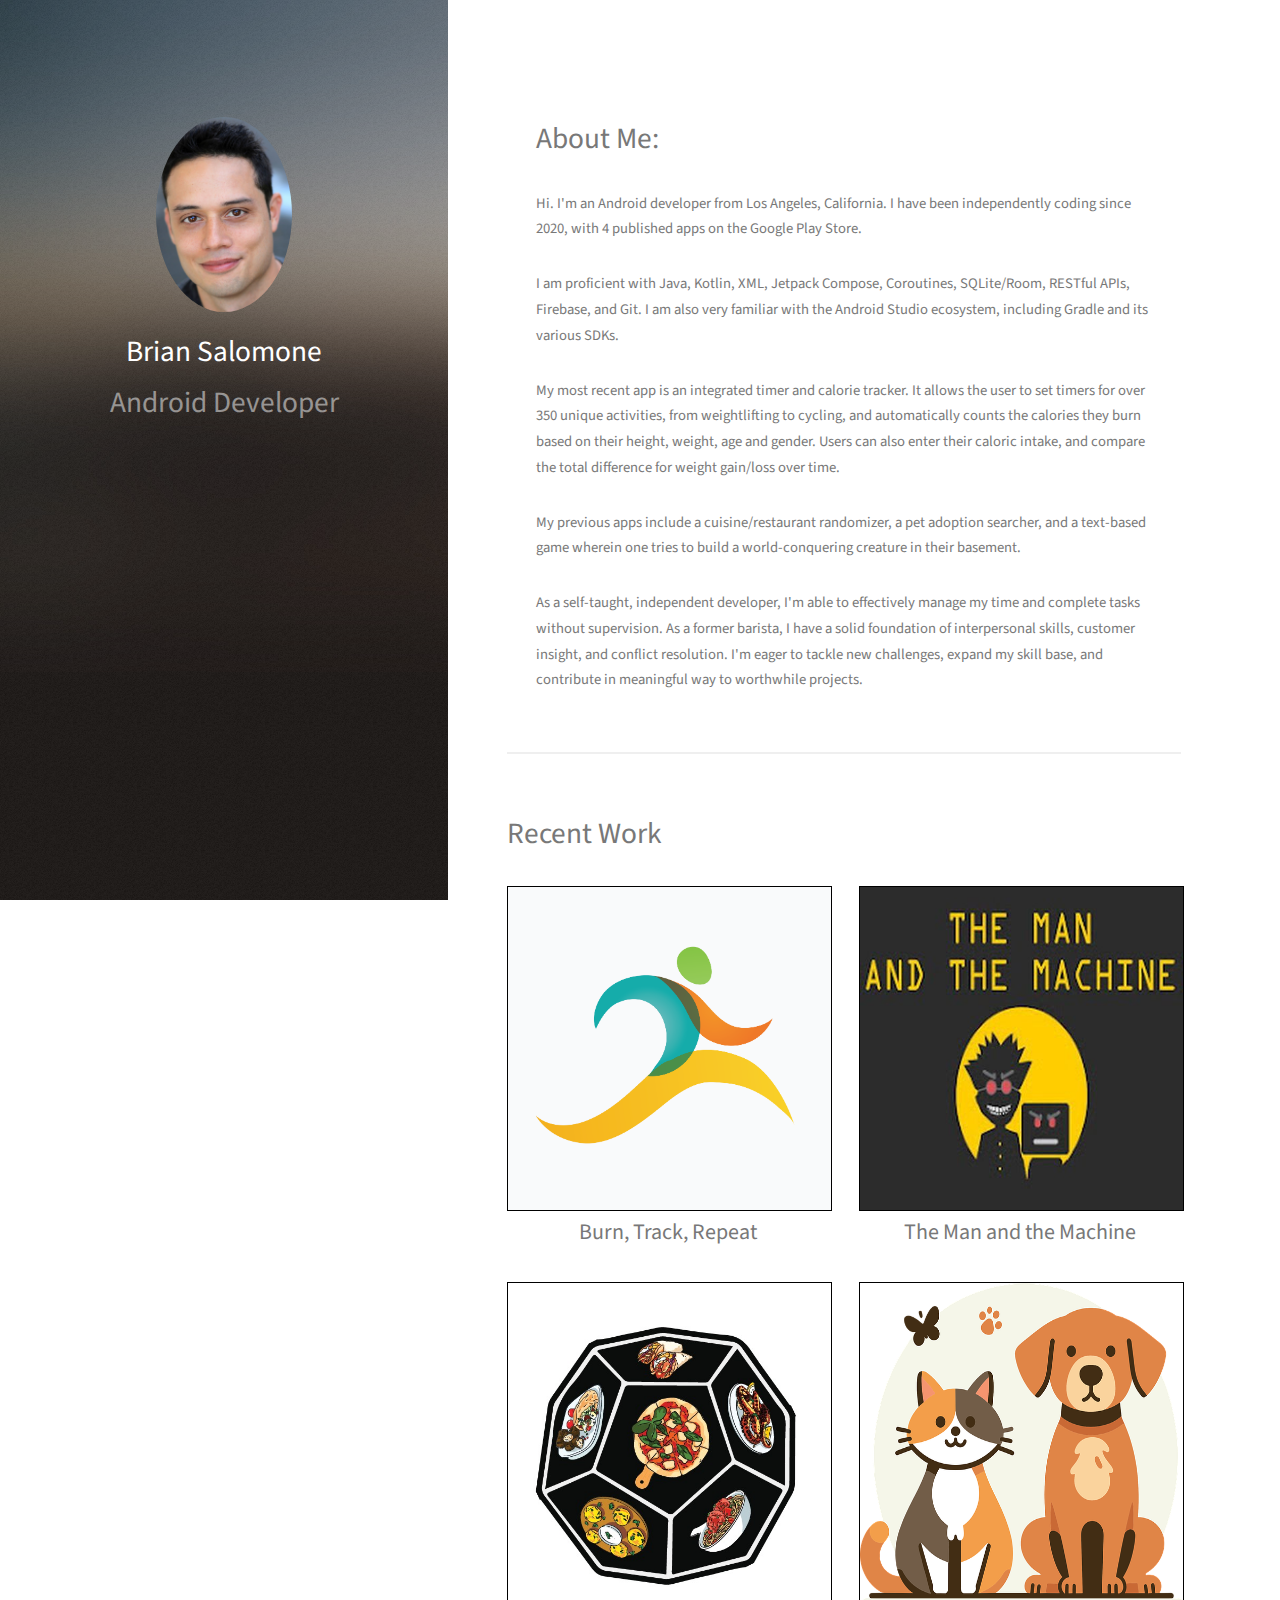
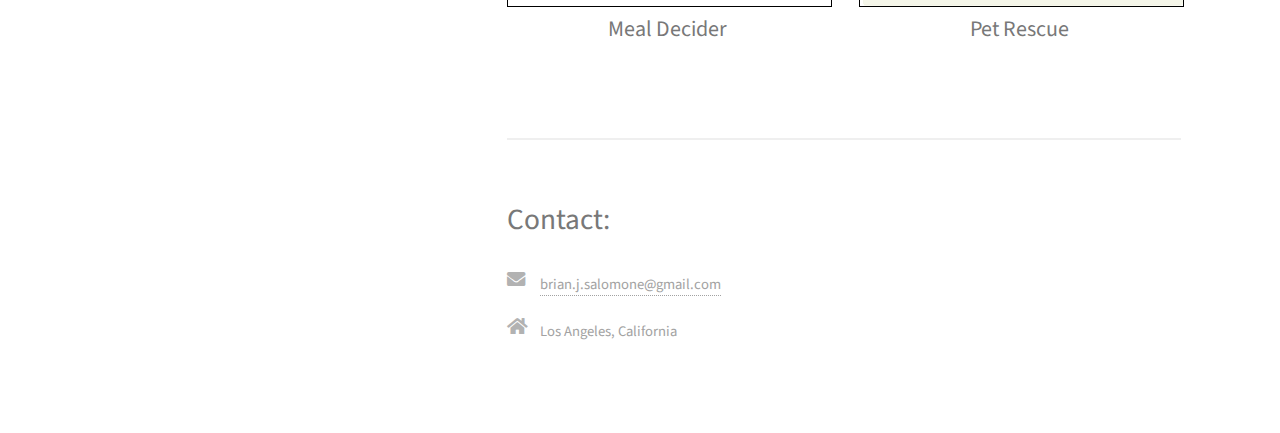
<file: index.html>
<!DOCTYPE HTML>
<!--
	Strata by HTML5 UP
	html5up.net | @ajlkn
	Free for personal and commercial use under the CCA 3.0 license (html5up.net/license)
-->
<html>
	<head>
		<title>Brian Salomone - Developer</title>
		<meta charset="utf-8" />
		<meta name="viewport" content="width=device-width, initial-scale=1, user-scalable=no" />
		<link rel="stylesheet" href="assets/css/main.css" />
	</head>
	<body class="is-preload">

		<!-- Header -->
			<header id="header">
				<div class="inner">
				<a href="#" class="image avatar"><img src="images/headshots/1_3.jpg" alt=""/></a>
					<h1><strong>Brian Salomone</strong><br>
					Android Developer<br></h1>
				</div>
			</header>

		<!-- Main -->
			<div id="main">

				<!-- One -->
					<section id="one">
						<div class="container">
							<header>
								<h2>About Me:</h2>
							</header>
								<p><b>
								Hi. I'm an Android developer from Los Angeles, California. I have been independently coding since 2020, with 4 published apps on the Google Play Store.
								</b></p>
							<p><b>
								I am proficient with Java, Kotlin, XML, Jetpack Compose, Coroutines, SQLite/Room, RESTful APIs, Firebase, and Git. I am also very familiar with the Android Studio ecosystem, including Gradle and its various SDKs.
								</b></p>
							<p><b>
								My most recent app is an integrated timer and calorie tracker. It allows the user to set timers for over 350 unique activities, from weightlifting to cycling, and automatically counts the calories they burn based on their height, weight, age and gender. Users can also enter their caloric intake, and compare the total difference for weight gain/loss over time.
								</b></p>
							<p><b>
								My previous apps include a cuisine/restaurant randomizer, a pet adoption searcher, and a text-based game wherein one tries to build a world-conquering creature in their basement.
								</b></p>
							<p><b>
								As a self-taught, independent developer, I'm able to effectively manage my time and complete tasks without supervision. As a former barista, I have a solid foundation of interpersonal skills, customer insight, and conflict resolution. I'm eager to tackle new challenges, expand my skill base, and contribute in meaningful way to worthwhile projects.
							</b></p>
						</div>
					</section>

				

				<!-- Two -->
					<section id="two">
						<h2>Recent Work</h2>
						<div class="row">
							<article class="col-6 col-12-xsmall work-item">
								<div class="image-logo-container">
								<img id="openPopup1" src="/images/logos/ss_logo.png" alt="Open Image Gallery" width="325px" height="325px" style="cursor: pointer; border: 1px solid black;">
								<h3 style="margin-top: 5px">Burn, Track, Repeat</h3>

								</div>
								<div id="imagePopup1" class="popup-overlay">
									<div class="popup-content">
										<div class="image-slider">
											<img src="images/all_images/ss_16.png" alt="Image 1">
											<img src="images/all_images/ss_2.png" alt="Image 2">
											<img src="images/all_images/ss_4.png" alt="Image 3">
											<img src="images/all_images/ss_10.png" alt="Image 4">
											<img src="images/all_images/ss_11.png" alt="Image 5">
											<img src="images/all_images/ss_12.png" alt="Image 6">
										</div>
										<div class="arrow-left" onclick="prevImage(1)">&#8249;</div>
										<div class="arrow-right" onclick="nextImage(1)">&#8250;</div>
									</div>
								</div>
							</article>
							<article class="col-6 col-12-xsmall work-item">
								<div class="image-logo-container">
								<img id="openPopup2" src="/images/logos/man_machine_logo.jpg" alt="Open Image Gallery" width="325px" height="325px" style="margin-top: 0px; cursor: pointer; border: 1px solid black;">	
									<h3 style="margin-top: 5px">The Man and the Machine</h3>
								</div>
								<div id="imagePopup2" class="popup-overlay">
									<div class="popup-content">
										<div class="image-slider">
											<img src="images/all_images/mm_2.png" alt="Image 1">
											<img src="images/all_images/mm_3.png" alt="Image 2">
											<img src="images/all_images/mm_4.png" alt="Image 3">
											<img src="images/all_images/mm_5.png" alt="Image 4">
											<img src="images/all_images/mm_7.png" alt="Image 5">
											<img src="images/all_images/mm_10.png" alt="Image 6">
										</div>
										<div class="arrow-left" onclick="prevImage(2)">&#8249;</div>
										<div class="arrow-right" onclick="nextImage(2)">&#8250;</div>
									</div>
								</div>
								<!-- <h3 style="margin-top: 10px">The Man and the Machine</h3> -->
							</article>
								<article class="col-6 col-12-xsmall work-item">

									<div class="image-logo-container">
										<img id="openPopup3" src="/images/logos/meal_icon.png" alt="Open Image Gallery" width="325px" height="325px" style="cursor: pointer; border: 1px solid black;">
										<h3 style="margin-top: 5px">Meal Decider</h3>
									</div>

									<div id="imagePopup3" class="popup-overlay">
										<div class="popup-content">
											<div class="image-slider">
												<img src="images/all_images/md10.png" alt="Image 1">
												<img src="images/all_images/md5.png" alt="Image 2">
												<img src="images/all_images/md14.png" alt="Image 6">
												<img src="images/all_images/md13.png" alt="Image 3">
												<img src="images/all_images/md16.png" alt="Image 4">
												<img src="images/all_images/md17.png" alt="Image 5">
											</div>
											<div class="arrow-left" onclick="prevImage(3)">&#8249;</div>
											<div class="arrow-right" onclick="nextImage(3)">&#8250;</div>
										</div>
									</div>
								
							</article>
							<article class="col-6 col-12-xsmall work-item">
								<div class="image-logo-container">
									<img id="openPopup4" src="/images/logos/pet_1.png" alt="Open Image Gallery" width="325px" height="325px" style="cursor: pointer; border: 1px solid black;">
									<h3 style="margin-top: 5px">Pet Rescue</h3>
								</div>

								<div id="imagePopup4" class="popup-overlay">
									<div class="popup-content">
										<div class="image-slider">
											<img src="images/all_images/pet_5.png" alt="Image 1">
											<img src="images/all_images/pet_4.png" alt="Image 2">
											<img src="images/all_images/pet_7.png" alt="Image 6">
											<img src="images/all_images/pet_8.png" alt="Image 3">
											<img src="images/all_images/pet_2.png" alt="Image 4">
											<img src="images/all_images/pet_3.png" alt="Image 5">
										</div>
										<div class="arrow-left" onclick="prevImage(4)">&#8249;</div>
										<div class="arrow-right" onclick="nextImage(4)">&#8250;</div>
									</div>
								</div>								
								
							</article>
							</article>
						</div>
<!--						<ul class="actions">-->
<!--							<li><a href="#" class="button">Full Portfolio</a></li>-->
<!--						</ul>-->
					</section>

				<!-- Three -->
					<section id="three">
						<h2>Contact:</h2>
						<div class="row">
							<div class="col-4 col-12-small">
								<ul class="labeled-icons">
									<li>
										<h3 class="icon solid fa-envelope"><span class="label">Email</span></h3>
										<a href="mailto:brian.j.salomone@gmail.com">brian.j.salomone@gmail.com</a>
									</li>
	
									<li>
										<h3 class="icon solid fa-home"><span class="label">Address</span></h3>
										Los Angeles, California<br/>
									</li>
								</ul>
							</div>
						</div>
					</section>
			</div>

		<!-- Scripts -->
			<script src="assets/js/jquery.min.js"></script>
			<script src="assets/js/jquery.poptrox.min.js"></script>
			<script src="assets/js/browser.min.js"></script>
			<script src="assets/js/breakpoints.min.js"></script>
			<script src="assets/js/util.js"></script>
			<script src="assets/js/main.js"></script>

	</body>


</html>
</file>
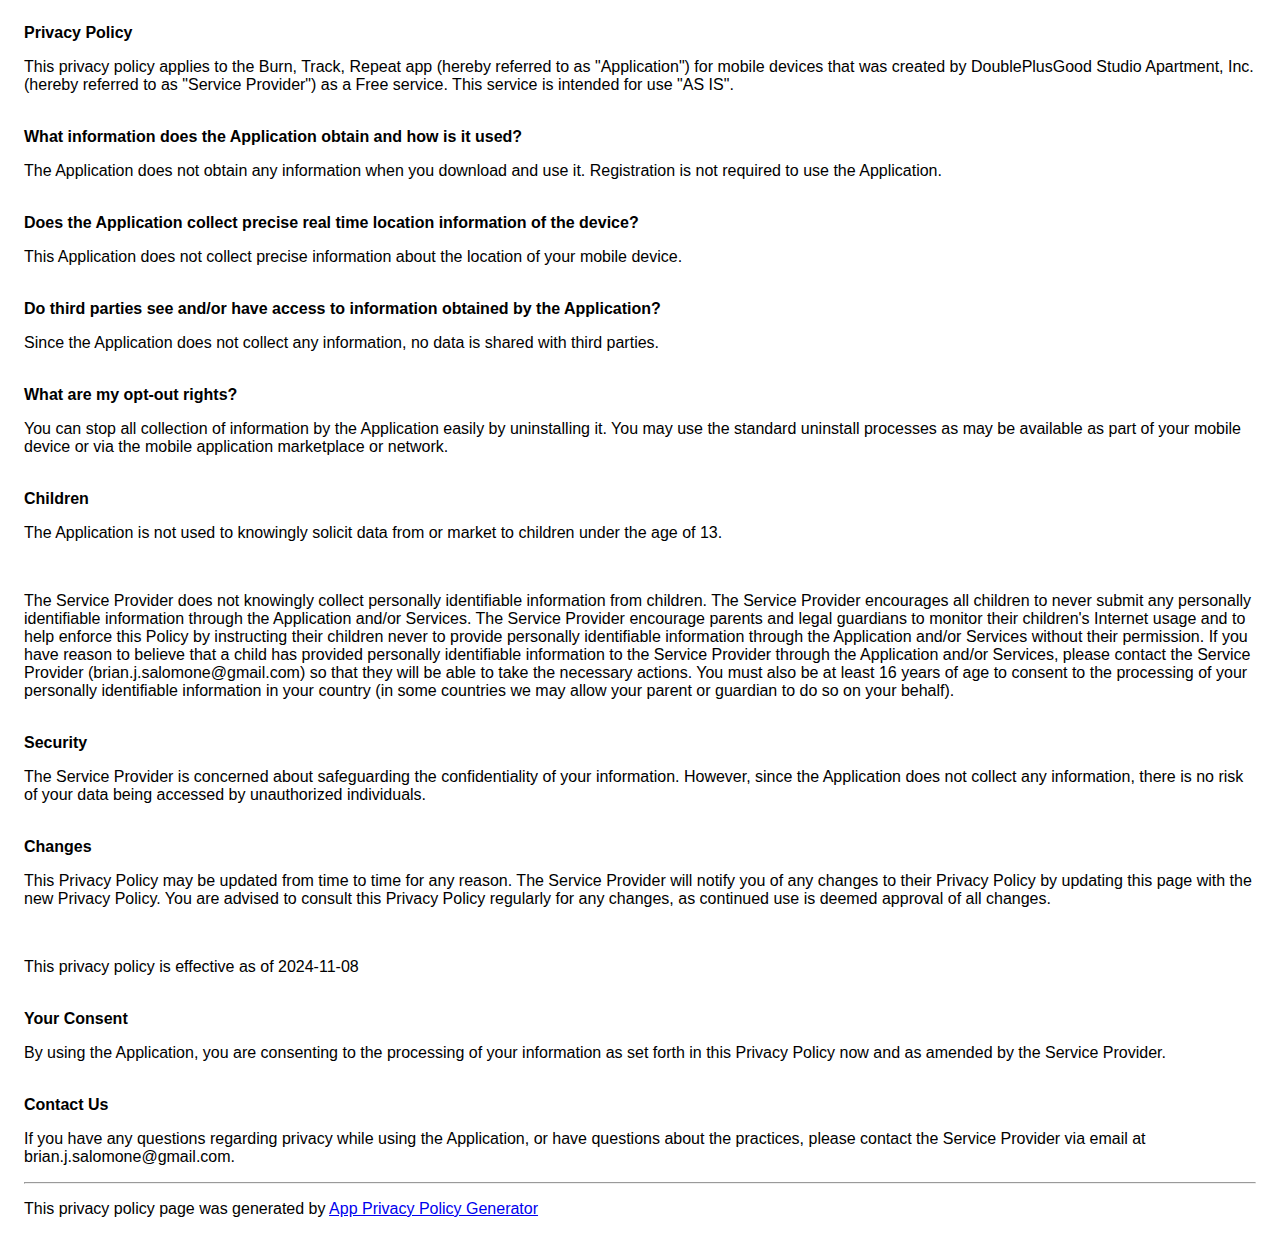
<file: burn_track_repeat_privacy_policy.html>
<!DOCTYPE html>
    <html>
    <head>
      <meta charset='utf-8'>
      <meta name='viewport' content='width=device-width'>
      <title>Privacy Policy</title>
      <style> body { font-family: 'Helvetica Neue', Helvetica, Arial, sans-serif; padding:1em; } </style>
    </head>
    <body>
    <strong>Privacy Policy</strong><p>This privacy policy applies to the Burn, Track, Repeat app (hereby referred to as "Application") for mobile devices that was created by DoublePlusGood Studio Apartment, Inc. (hereby referred to as "Service Provider") as a Free service. This service is intended for use "AS IS".</p><br><strong>What information does the Application obtain and how is it used?</strong><p>The Application does not obtain any information when you download and use it. Registration is not required to use the Application.</p><br><strong>Does the Application collect precise real time location information of the device?</strong><p>This Application does not collect precise information about the location of your mobile device.</p><br><strong>Do third parties see and/or have access to information obtained by the Application?</strong><p>Since the Application does not collect any information, no data is shared with third parties.</p><br><strong>What are my opt-out rights?</strong><p>You can stop all collection of information by the Application easily by uninstalling it. You may use the standard uninstall processes as may be available as part of your mobile device or via the mobile application marketplace or network.</p><br><strong>Children</strong><p>The Application is not used to knowingly solicit data from or market to children under the age of 13.</p><br><p>The Service Provider does not knowingly collect personally
identifiable information from children. The Service Provider 
encourages all children to never submit any personally
identifiable information through the Application and/or Services.
The Service Provider encourage parents and legal guardians to monitor 
their children's Internet usage and to help enforce this Policy by instructing 
their children never to provide personally identifiable information through the Application and/or Services without their permission. If you have reason to believe that a child 
has provided personally identifiable information to the Service Provider through the Application and/or Services, 
please contact the Service Provider (brian.j.salomone@gmail.com) so that they will be able to take the necessary actions. 
You must also be at least 16 years of age to consent to the processing 
of your personally identifiable information in your country (in some countries we may allow your parent 
or guardian to do so on your behalf).</p><br><strong>Security</strong><p>The Service Provider is concerned about safeguarding the confidentiality of your information. However, since the Application does not collect any information, there is no risk of your data being accessed by unauthorized individuals.</p><br><strong>Changes</strong><p>This Privacy Policy may be updated from time to time for any reason. The Service Provider will notify you of any changes to their Privacy Policy by updating this page with the new Privacy Policy. You are advised to consult this Privacy Policy regularly for any changes, as continued use is deemed approval of all changes.</p><br><p>This privacy policy is effective as of 2024-11-08</p><br><strong>Your Consent</strong><p>By using the Application, you are consenting to the processing of your information as set forth in this Privacy Policy now and as amended by the Service Provider.</p><br><strong>Contact Us</strong><p>If you have any questions regarding privacy while using the Application, or have questions about the practices, please contact the Service Provider via email at brian.j.salomone@gmail.com.</p><hr><p>This privacy policy page was generated by <a href="https://app-privacy-policy-generator.nisrulz.com/" target="_blank" rel="noopener noreferrer">App Privacy Policy Generator</a></p>
    </body>
    </html>
</file>
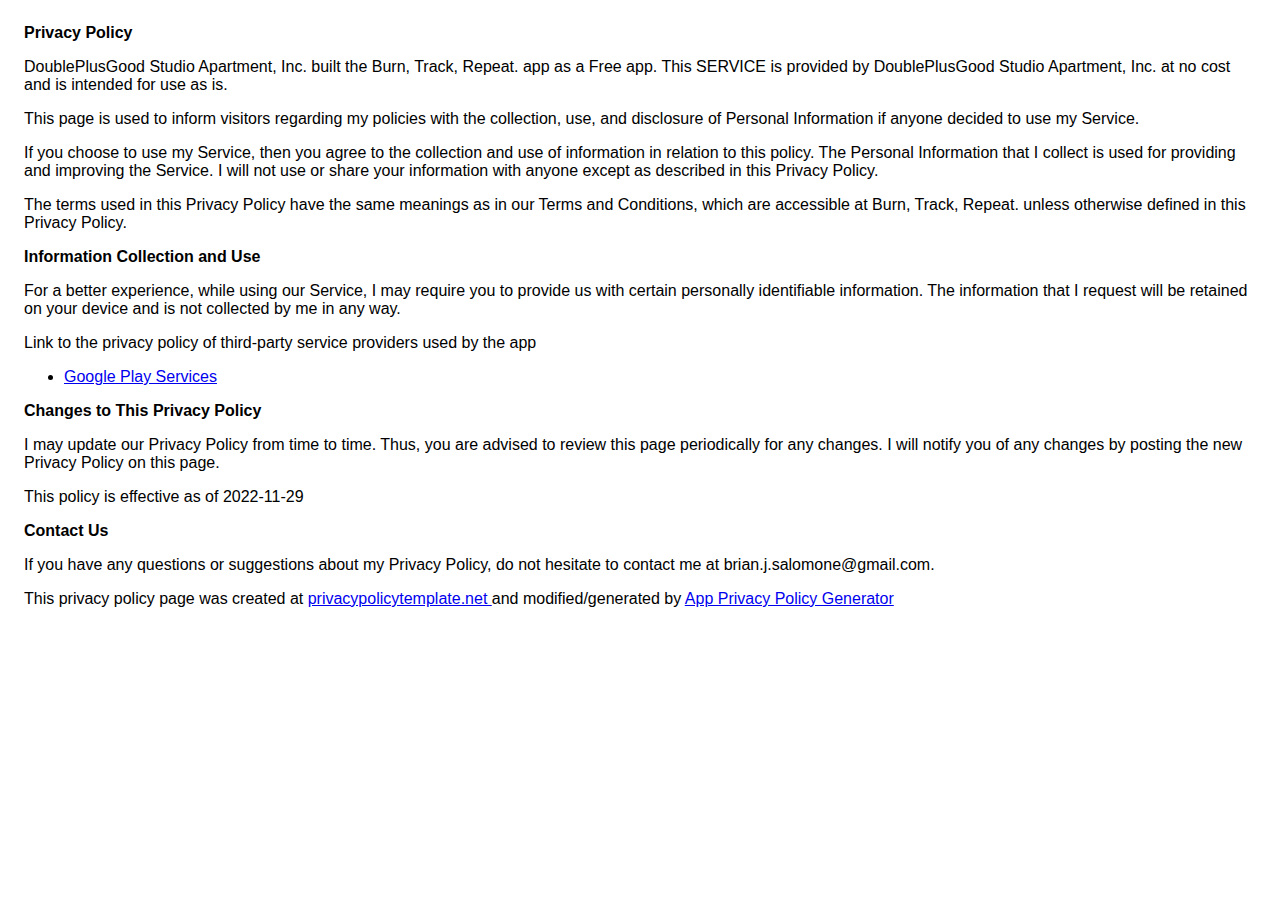
<file: privacy_policy.html>
<!DOCTYPE html>
    <html>
    <head>
      <meta charset='utf-8'>
      <meta name='viewport' content='width=device-width'>
      <title>Privacy Policy</title>
      <style> body { font-family: 'Helvetica Neue', Helvetica, Arial, sans-serif; padding:1em; } </style>
    </head>
    <body>
    <strong>Privacy Policy</strong> <p>
                  DoublePlusGood Studio Apartment, Inc. built the Burn, Track, Repeat. app as
                  a Free app. This SERVICE is provided by
                  DoublePlusGood Studio Apartment, Inc. at no cost and is intended for use as
                  is.
                </p> <p>
                  This page is used to inform visitors regarding my
                  policies with the collection, use, and disclosure of Personal
                  Information if anyone decided to use my Service.
                </p> <p>
                  If you choose to use my Service, then you agree to
                  the collection and use of information in relation to this
                  policy. The Personal Information that I collect is
                  used for providing and improving the Service. I will not use or share your information with
                  anyone except as described in this Privacy Policy.
                </p> <p>
                  The terms used in this Privacy Policy have the same meanings
                  as in our Terms and Conditions, which are accessible at
                  Burn, Track, Repeat. unless otherwise defined in this Privacy Policy.
                </p> <p><strong>Information Collection and Use</strong></p> <p>
                  For a better experience, while using our Service, I
                  may require you to provide us with certain personally
                  identifiable information. The information that
                  I request will be retained on your device and is not collected by me in any way.
                </p> <div><p>
                    Link to the privacy policy of third-party service providers used
                    by the app
                  </p> <ul><li><a href="https://www.google.com/policies/privacy/" target="_blank" rel="noopener noreferrer">Google Play Services</a></li><!----><!----><!----><!----><!----><!----><!----><!----><!----><!----><!----><!----><!----><!----><!----><!----><!----><!----><!----><!----><!----><!----><!----><!----><!----><!----><!----></ul>

            <!----> <p><strong>Changes to This Privacy Policy</strong></p> <p>
                  I may update our Privacy Policy from
                  time to time. Thus, you are advised to review this page
                  periodically for any changes. I will
                  notify you of any changes by posting the new Privacy Policy on
                  this page.
                </p> <p>This policy is effective as of 2022-11-29</p> <p><strong>Contact Us</strong></p> <p>
                  If you have any questions or suggestions about my
                  Privacy Policy, do not hesitate to contact me at brian.j.salomone@gmail.com.
                </p> <p>This privacy policy page was created at <a href="https://privacypolicytemplate.net" target="_blank" rel="noopener noreferrer">privacypolicytemplate.net </a>and modified/generated by <a href="https://app-privacy-policy-generator.nisrulz.com/" target="_blank" rel="noopener noreferrer">App Privacy Policy Generator</a></p>
    </body>
    </html>
</file>
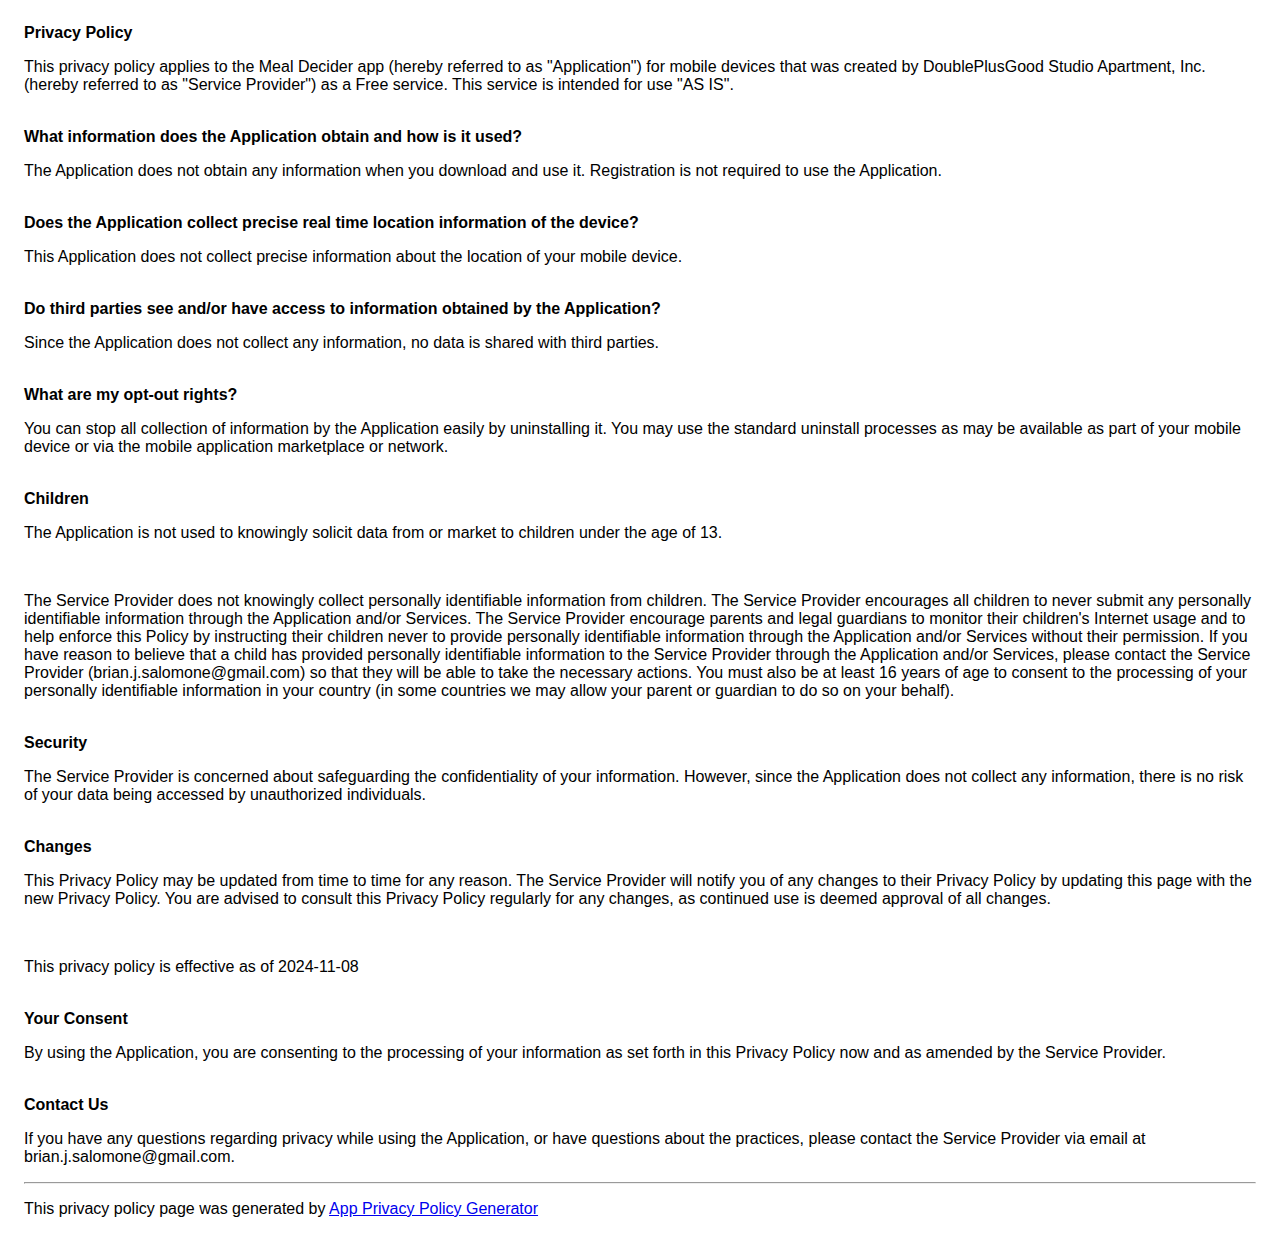
<file: privacy_policies/meal_decider_privacy_policy.html>
<!DOCTYPE html>
    <html>
    <head>
      <meta charset='utf-8'>
      <meta name='viewport' content='width=device-width'>
      <title>Privacy Policy</title>
      <style> body { font-family: 'Helvetica Neue', Helvetica, Arial, sans-serif; padding:1em; } </style>
    </head>
    <body>
    <strong>Privacy Policy</strong><p>This privacy policy applies to the Meal Decider app (hereby referred to as "Application") for mobile devices that was created by DoublePlusGood Studio Apartment, Inc. (hereby referred to as "Service Provider") as a Free service. This service is intended for use "AS IS".</p><br><strong>What information does the Application obtain and how is it used?</strong><p>The Application does not obtain any information when you download and use it. Registration is not required to use the Application.</p><br><strong>Does the Application collect precise real time location information of the device?</strong><p>This Application does not collect precise information about the location of your mobile device.</p><br><strong>Do third parties see and/or have access to information obtained by the Application?</strong><p>Since the Application does not collect any information, no data is shared with third parties.</p><br><strong>What are my opt-out rights?</strong><p>You can stop all collection of information by the Application easily by uninstalling it. You may use the standard uninstall processes as may be available as part of your mobile device or via the mobile application marketplace or network.</p><br><strong>Children</strong><p>The Application is not used to knowingly solicit data from or market to children under the age of 13.</p><br><p>The Service Provider does not knowingly collect personally
identifiable information from children. The Service Provider 
encourages all children to never submit any personally
identifiable information through the Application and/or Services.
The Service Provider encourage parents and legal guardians to monitor 
their children's Internet usage and to help enforce this Policy by instructing 
their children never to provide personally identifiable information through the Application and/or Services without their permission. If you have reason to believe that a child 
has provided personally identifiable information to the Service Provider through the Application and/or Services, 
please contact the Service Provider (brian.j.salomone@gmail.com) so that they will be able to take the necessary actions. 
You must also be at least 16 years of age to consent to the processing 
of your personally identifiable information in your country (in some countries we may allow your parent 
or guardian to do so on your behalf).</p><br><strong>Security</strong><p>The Service Provider is concerned about safeguarding the confidentiality of your information. However, since the Application does not collect any information, there is no risk of your data being accessed by unauthorized individuals.</p><br><strong>Changes</strong><p>This Privacy Policy may be updated from time to time for any reason. The Service Provider will notify you of any changes to their Privacy Policy by updating this page with the new Privacy Policy. You are advised to consult this Privacy Policy regularly for any changes, as continued use is deemed approval of all changes.</p><br><p>This privacy policy is effective as of 2024-11-08</p><br><strong>Your Consent</strong><p>By using the Application, you are consenting to the processing of your information as set forth in this Privacy Policy now and as amended by the Service Provider.</p><br><strong>Contact Us</strong><p>If you have any questions regarding privacy while using the Application, or have questions about the practices, please contact the Service Provider via email at brian.j.salomone@gmail.com.</p><hr><p>This privacy policy page was generated by <a href="https://app-privacy-policy-generator.nisrulz.com/" target="_blank" rel="noopener noreferrer">App Privacy Policy Generator</a></p>
    </body>
    </html>
</file>
<file: assets/css/main.css>
@import url("fontawesome-all.min.css");
@import url("https://fonts.googleapis.com/css?family=Source+Sans+Pro:400,400italic");

/*
	Strata by HTML5 UP
	html5up.net | @ajlkn
	Free for personal and commercial use under the CCA 3.0 license (html5up.net/license)
*/

/*Gallery popup code start*/
.popup-overlay {
    display: none;
    position: fixed;
    top: 0;
    left: 0;
    width: 100%;
    height: 100%;
    background-color: rgba(0, 0, 0, 0.5);
    justify-content: center;
    align-items: center;
    z-index: 1000;
    opacity: 0;
    transition: opacity 0.3s ease-in-out;
}

.popup-overlay.show {
    opacity: 1;
    display: flex;
}

.popup-content {
	background-color: rgba(0, 0, 0, 1);
	padding: 20px;
    border-radius: 8px;
    max-width: 55vh;
    max-height: auto;
    position: relative;
    display: flex;
    justify-content: center;
    align-items: center;
    overflow: hidden;
}

.image-slider {
    display: flex;
    transition: transform 0.5s ease-in-out;
    width: 100%; /* Occupy full width of the content */
    height: 100%; /* Occupy full height of the content */
}

.image-slider img {
    width: 100%; /* Each image takes full width of the slider */
    height: auto;
    max-height: 90vh; /* Limit maximum height */
    object-fit: contain; /* Show the whole image without cropping */
    flex-shrink: 0; /* Prevent images from shrinking */
}

.close-button {
    position: absolute;
    top: 10px;
    right: 10px;
    cursor: pointer;
    font-size: 20px;
}

.navigation {
    position: absolute;
    bottom: 10px;
    left: 50%;
    transform: translateX(-50%);
}

.navigation button {
    margin: 0 5px;
    padding: 8px 15px;
    cursor: pointer;
}

.arrow-left,
.arrow-right {
    /* Existing arrow styles */
    position: absolute;
    top: 50%;
    transform: translateY(-50%);
    font-size: 100px;
    color: white;
    background-color: transparent;
    border: none;
    padding: 10px 15px;
    cursor: pointer;
    user-select: none;
    z-index: 10;
    line-height: 1;
    opacity: 0; /* Initially hide the arrows */
    transition: opacity 0.2s ease-in-out; /* Optional: for a smooth fade-in */
}

.arrow-left {
    left: 10px;
}

.arrow-right {
    right: 10px;
}

.popup-overlay.show:hover .arrow-left,
.popup-overlay.show:hover .arrow-right,
.popup-content:hover .arrow-left, /* Consider hovering on content too */
.popup-content:hover .arrow-right {
    opacity: 1; /* Show arrows on hover */
}


.image-logo-container {
	text-align: center; /* Centers inline or inline-block content */
  }
  
  .image-logo-container img {
	/* Existing styles for the image */
	margin-top: 0px;
	cursor: pointer;
	border: 1px solid black;
	width: 325px;
	height: 325px;
  }
  
  .image-logo-container h3 {
	margin-top: 10px; /* Adjust top margin as needed */
	text-align: center; /* Redundant here if the container is centered, but good practice */
  }
/*Gallery popup code end*/


html, body, div, span, applet, object,
iframe, h1, h2, h3, h4, h5, h6, p, blockquote,
pre, a, abbr, acronym, address, big, cite,
code, del, dfn, em, img, ins, kbd, q, s, samp,
small, strike, strong, sub, sup, tt, var, b,
u, i, center, dl, dt, dd, ol, ul, li, fieldset,
form, label, legend, table, caption, tbody,
tfoot, thead, tr, th, td, article, aside,
canvas, details, embed, figure, figcaption,
footer, header, hgroup, menu, nav, output, ruby,
section, summary, time, mark, audio, video {
	margin: 0;
	padding: 0;
	border: 0;
	font-size: 100%;
	font: inherit;
	vertical-align: baseline;}

article, aside, details, figcaption, figure,
footer, header, hgroup, menu, nav, section {
	display: block;}

body {
	line-height: 1;
}

ol, ul {
	list-style: none;
}

blockquote, q {
	quotes: none;
}

	blockquote:before, blockquote:after, q:before, q:after {
		content: '';
		content: none;
	}

table {
	border-collapse: collapse;
	border-spacing: 0;
}

body {
	-webkit-text-size-adjust: none;
}

mark {
	background-color: transparent;
	color: inherit;
}

input::-moz-focus-inner {
	border: 0;
	padding: 0;
}

input, select, textarea {
	-moz-appearance: none;
	-webkit-appearance: none;
	-ms-appearance: none;
	appearance: none;
}

/* Basic */

	html {
		box-sizing: border-box;
	}

	*, *:before, *:after {
		box-sizing: inherit;
	}

	body {
		background: #fff;
	}

		body.is-preload *, body.is-preload *:before, body.is-preload *:after {
			-moz-animation: none !important;
			-webkit-animation: none !important;
			-ms-animation: none !important;
			animation: none !important;
			-moz-transition: none !important;
			-webkit-transition: none !important;
			-ms-transition: none !important;
			transition: none !important;
		}

	body, input, select, textarea {
		color: #a2a2a2;
		font-family: "Source Sans Pro", Helvetica, sans-serif;
		font-size: 16pt;
		font-weight: 400;
		line-height: 1.75em;
	}

	a {
		-moz-transition: color 0.2s ease-in-out, border-color 0.2s ease-in-out;
		-webkit-transition: color 0.2s ease-in-out, border-color 0.2s ease-in-out;
		-ms-transition: color 0.2s ease-in-out, border-color 0.2s ease-in-out;
		transition: color 0.2s ease-in-out, border-color 0.2s ease-in-out;
		border-bottom: dotted 1px;
		color: #49bf9d;
		text-decoration: none;
	}

		a:hover {
			border-bottom-color: transparent;
			color: #49bf9d !important;
			text-decoration: none;
		}

	strong, b {
		color: #787878;
		font-weight: 400;
	}

	em, i {
		font-style: italic;
	}

	p {
		margin: 0 0 2em 0;
	}

	h1, h2, h3, h4, h5, h6 {
		color: #787878;
		font-weight: 400;
		line-height: 1em;
		margin: 0 0 1em 0;
	}

		h1 a, h2 a, h3 a, h4 a, h5 a, h6 a {
			color: inherit;
			text-decoration: none;
		}

	h1 {
		font-size: 2em;
		line-height: 1.5em;
	}

/************Text over logos*********/
	h2 {
		font-size: 2.0em;
		line-height: 1.5em;
	}

/***********Contact icon text********/

	h3 {
		font-size: 1.25em;
		line-height: 0.8em;
	}

	h4 {
		font-size: 1.1em;
		line-height: 1.5em;
	}

	h5 {
		font-size: 0.9em;
		line-height: 1.5em;
	}

	h6 {
		font-size: 0.7em;
		line-height: 1.5em;
	}

	sub {
		font-size: 0.8em;
		position: relative;
		top: 0.5em;
	}

	sup {
		font-size: 0.8em;
		position: relative;
		top: -0.5em;
	}

	hr {
		border: 0;
		border-bottom: solid 2px #efefef;
		margin: 2em 0;
	}

		hr.major {
			margin: 3em 0;
		}

	blockquote {
		border-left: solid 6px #efefef;
		font-style: italic;
		margin: 0 0 2em 0;
		padding: 0.5em 0 0.5em 1.5em;
	}

	code {
		background: #f7f7f7;
		border-radius: 0.35em;
		border: solid 2px #efefef;
		font-family: "Courier New", monospace;
		font-size: 0.9em;
		margin: 0 0.25em;
		padding: 0.25em 0.65em;
	}

	pre {
		-webkit-overflow-scrolling: touch;
		font-family: "Courier New", monospace;
		font-size: 0.9em;
		margin: 0 0 2em 0;
	}

		pre code {
			display: block;
			line-height: 1.75em;
			padding: 1em 1.5em;
			overflow-x: auto;
		}

	.align-left {
		text-align: left;
	}

	.align-center {
		text-align: center;
	}

	.align-right {
		text-align: right;
	}

/* Container */

	.container {
		margin: 0 auto;
		max-width: calc(100% - 4em);
		width: 100%;
	}

		.container.xsmall {
			width: 25%;
		}

		.container.small {
			width: 50%;
		}

		.container.medium {
			width: 75%;
		}

		.container.large {
			width: 125%;
		}

		.container.xlarge {
			width: 150%;
		}

		.container.max {
			width: 100%;
		}

		@media screen and (max-width: 980px) {

			.container {
				width: 100% !important;
				max-width: 100% !important;
			}

		}

		@media screen and (max-width: 480px) {

			.container {
				max-width: calc(100% - 3em);
			}

		}

/* Row */

	.row {
		display: flex;
		flex-wrap: wrap;
		box-sizing: border-box;
		align-items: stretch;
	}

		.row > * {
			box-sizing: border-box;
		}

		.row.gtr-uniform > * > :last-child {
			margin-bottom: 0;
		}

		.row.aln-left {
			justify-content: flex-start;
		}

		.row.aln-center {
			justify-content: center;
		}

		.row.aln-right {
			justify-content: flex-end;
		}

		.row.aln-top {
			align-items: flex-start;
		}

		.row.aln-middle {
			align-items: center;
		}

		.row.aln-bottom {
			align-items: flex-end;
		}

		.row > .imp {
			order: -1;
		}

		.row > .col-1 {
			width: 8.33333%;
		}

		.row > .off-1 {
			margin-left: 8.33333%;
		}

		.row > .col-2 {
			width: 16.66667%;
		}

		.row > .off-2 {
			margin-left: 16.66667%;
		}

		.row > .col-3 {
			width: 25%;
		}

		.row > .off-3 {
			margin-left: 25%;
		}

		.row > .col-4 {
			width: 33.33333%;
		}

		.row > .off-4 {
			margin-left: 33.33333%;
		}

		.row > .col-5 {
			width: 41.66667%;
		}

		.row > .off-5 {
			margin-left: 41.66667%;
		}

		.row > .col-6 {
			width: 50%;
		}

		.row > .off-6 {
			margin-left: 50%;
		}

		.row > .col-7 {
			width: 58.33333%;
		}

		.row > .off-7 {
			margin-left: 58.33333%;
		}

		.row > .col-8 {
			width: 66.66667%;
		}

		.row > .off-8 {
			margin-left: 66.66667%;
		}

		.row > .col-9 {
			width: 75%;
		}

		.row > .off-9 {
			margin-left: 75%;
		}

		.row > .col-10 {
			width: 83.33333%;
		}

		.row > .off-10 {
			margin-left: 83.33333%;
		}

		.row > .col-11 {
			width: 91.66667%;
		}

		.row > .off-11 {
			margin-left: 91.66667%;
		}

		.row > .col-12 {
			width: 100%;
		}

		.row > .off-12 {
			margin-left: 100%;
		}

		.row.gtr-0 {
			margin-top: 0;
			margin-left: 0em;
		}

			.row.gtr-0 > * {
				padding: 0 0 0 0em;
			}

			.row.gtr-0.gtr-uniform {
				margin-top: 0em;
			}

				.row.gtr-0.gtr-uniform > * {
					padding-top: 0em;
				}

		.row.gtr-25 {
			margin-top: 0;
			margin-left: -0.625em;
		}

			.row.gtr-25 > * {
				padding: 0 0 0 0.625em;
			}

			.row.gtr-25.gtr-uniform {
				margin-top: -0.625em;
			}

				.row.gtr-25.gtr-uniform > * {
					padding-top: 0.625em;
				}

		.row.gtr-50 {
			margin-top: 0;
			margin-left: -1.25em;
		}

			.row.gtr-50 > * {
				padding: 0 0 0 1.25em;
			}

			.row.gtr-50.gtr-uniform {
				margin-top: -1.25em;
			}

				.row.gtr-50.gtr-uniform > * {
					padding-top: 1.25em;
				}

		.row {
			margin-top: 0;
			margin-left: -2.5em;
		}

			.row > * {
				padding: 0 0 0 2.5em;
			}

			.row.gtr-uniform {
				margin-top: -2.5em;
			}

				.row.gtr-uniform > * {
					padding-top: 2.5em;
				}

		.row.gtr-150 {
			margin-top: 0;
			margin-left: -3.75em;
		}

			.row.gtr-150 > * {
				padding: 0 0 0 3.75em;
			}

			.row.gtr-150.gtr-uniform {
				margin-top: -3.75em;
			}

				.row.gtr-150.gtr-uniform > * {
					padding-top: 3.75em;
				}

		.row.gtr-200 {
			margin-top: 0;
			margin-left: -5em;
		}

			.row.gtr-200 > * {
				padding: 0 0 0 5em;
			}

			.row.gtr-200.gtr-uniform {
				margin-top: -5em;
			}

				.row.gtr-200.gtr-uniform > * {
					padding-top: 5em;
				}

		@media screen and (max-width: 1800px) {

			.row {
				display: flex;
				flex-wrap: wrap;
				box-sizing: border-box;
				align-items: stretch;
			}

				.row > * {
					box-sizing: border-box;
				}

				.row.gtr-uniform > * > :last-child {
					margin-bottom: 0;
				}

				.row.aln-left {
					justify-content: flex-start;
				}

				.row.aln-center {
					justify-content: center;
				}

				.row.aln-right {
					justify-content: flex-end;
				}

				.row.aln-top {
					align-items: flex-start;
				}

				.row.aln-middle {
					align-items: center;
				}

				.row.aln-bottom {
					align-items: flex-end;
				}

				.row > .imp-xlarge {
					order: -1;
				}

				.row > .col-1-xlarge {
					width: 8.33333%;
				}

				.row > .off-1-xlarge {
					margin-left: 8.33333%;
				}

				.row > .col-2-xlarge {
					width: 16.66667%;
				}

				.row > .off-2-xlarge {
					margin-left: 16.66667%;
				}

				.row > .col-3-xlarge {
					width: 25%;
				}

				.row > .off-3-xlarge {
					margin-left: 25%;
				}

				.row > .col-4-xlarge {
					width: 33.33333%;
				}

				.row > .off-4-xlarge {
					margin-left: 33.33333%;
				}

				.row > .col-5-xlarge {
					width: 41.66667%;
				}

				.row > .off-5-xlarge {
					margin-left: 41.66667%;
				}

				.row > .col-6-xlarge {
					width: 50%;
				}

				.row > .off-6-xlarge {
					margin-left: 50%;
				}

				.row > .col-7-xlarge {
					width: 58.33333%;
				}

				.row > .off-7-xlarge {
					margin-left: 58.33333%;
				}

				.row > .col-8-xlarge {
					width: 66.66667%;
				}

				.row > .off-8-xlarge {
					margin-left: 66.66667%;
				}

				.row > .col-9-xlarge {
					width: 75%;
				}

				.row > .off-9-xlarge {
					margin-left: 75%;
				}

				.row > .col-10-xlarge {
					width: 83.33333%;
				}

				.row > .off-10-xlarge {
					margin-left: 83.33333%;
				}

				.row > .col-11-xlarge {
					width: 91.66667%;
				}

				.row > .off-11-xlarge {
					margin-left: 91.66667%;
				}

				.row > .col-12-xlarge {
					width: 100%;
				}

				.row > .off-12-xlarge {
					margin-left: 100%;
				}

				.row.gtr-0 {
					margin-top: 0;
					margin-left: 0em;
				}

					.row.gtr-0 > * {
						padding: 0 0 0 0em;
					}

					.row.gtr-0.gtr-uniform {
						margin-top: 0em;
					}

						.row.gtr-0.gtr-uniform > * {
							padding-top: 0em;
						}

				.row.gtr-25 {
					margin-top: 0;
					margin-left: -0.625em;
				}

					.row.gtr-25 > * {
						padding: 0 0 0 0.625em;
					}

					.row.gtr-25.gtr-uniform {
						margin-top: -0.625em;
					}

						.row.gtr-25.gtr-uniform > * {
							padding-top: 0.625em;
						}

				.row.gtr-50 {
					margin-top: 0;
					margin-left: -1.25em;
				}

					.row.gtr-50 > * {
						padding: 0 0 0 1.25em;
					}

					.row.gtr-50.gtr-uniform {
						margin-top: -1.25em;
					}

						.row.gtr-50.gtr-uniform > * {
							padding-top: 1.25em;
						}

				.row {
					margin-top: 0;
					margin-left: -2.5em;
				}

					.row > * {
						padding: 0 0 0 2.5em;
					}

					.row.gtr-uniform {
						margin-top: -2.5em;
					}

						.row.gtr-uniform > * {
							padding-top: 2.5em;
						}

				.row.gtr-150 {
					margin-top: 0;
					margin-left: -3.75em;
				}

					.row.gtr-150 > * {
						padding: 0 0 0 3.75em;
					}

					.row.gtr-150.gtr-uniform {
						margin-top: -3.75em;
					}

						.row.gtr-150.gtr-uniform > * {
							padding-top: 3.75em;
						}

				.row.gtr-200 {
					margin-top: 0;
					margin-left: -5em;
				}

					.row.gtr-200 > * {
						padding: 0 0 0 5em;
					}

					.row.gtr-200.gtr-uniform {
						margin-top: -5em;
					}

						.row.gtr-200.gtr-uniform > * {
							padding-top: 5em;
						}

		}

		@media screen and (max-width: 1280px) {

			.row {
				display: flex;
				flex-wrap: wrap;
				box-sizing: border-box;
				align-items: stretch;
			}

				.row > * {
					box-sizing: border-box;
				}

				.row.gtr-uniform > * > :last-child {
					margin-bottom: 0;
				}

				.row.aln-left {
					justify-content: flex-start;
				}

				.row.aln-center {
					justify-content: center;
				}

				.row.aln-right {
					justify-content: flex-end;
				}

				.row.aln-top {
					align-items: flex-start;
				}

				.row.aln-middle {
					align-items: center;
				}

				.row.aln-bottom {
					align-items: flex-end;
				}

				.row > .imp-large {
					order: -1;
				}

				.row > .col-1-large {
					width: 8.33333%;
				}

				.row > .off-1-large {
					margin-left: 8.33333%;
				}

				.row > .col-2-large {
					width: 16.66667%;
				}

				.row > .off-2-large {
					margin-left: 16.66667%;
				}

				.row > .col-3-large {
					width: 25%;
				}

				.row > .off-3-large {
					margin-left: 25%;
				}

				.row > .col-4-large {
					width: 33.33333%;
				}

				.row > .off-4-large {
					margin-left: 33.33333%;
				}

				.row > .col-5-large {
					width: 41.66667%;
				}

				.row > .off-5-large {
					margin-left: 41.66667%;
				}

				.row > .col-6-large {
					width: 50%;
				}

				.row > .off-6-large {
					margin-left: 50%;
				}

				.row > .col-7-large {
					width: 58.33333%;
				}

				.row > .off-7-large {
					margin-left: 58.33333%;
				}

				.row > .col-8-large {
					width: 66.66667%;
				}

				.row > .off-8-large {
					margin-left: 66.66667%;
				}

				.row > .col-9-large {
					width: 75%;
				}

				.row > .off-9-large {
					margin-left: 75%;
				}

				.row > .col-10-large {
					width: 83.33333%;
				}

				.row > .off-10-large {
					margin-left: 83.33333%;
				}

				.row > .col-11-large {
					width: 91.66667%;
				}

				.row > .off-11-large {
					margin-left: 91.66667%;
				}

				.row > .col-12-large {
					width: 100%;
				}

				.row > .off-12-large {
					margin-left: 100%;
				}

				.row.gtr-0 {
					margin-top: 0;
					margin-left: 0em;
				}

					.row.gtr-0 > * {
						padding: 0 0 0 0em;
					}

					.row.gtr-0.gtr-uniform {
						margin-top: 0em;
					}

						.row.gtr-0.gtr-uniform > * {
							padding-top: 0em;
						}

				.row.gtr-25 {
					margin-top: 0;
					margin-left: -0.5em;
				}

					.row.gtr-25 > * {
						padding: 0 0 0 0.5em;
					}

					.row.gtr-25.gtr-uniform {
						margin-top: -0.5em;
					}

						.row.gtr-25.gtr-uniform > * {
							padding-top: 0.5em;
						}

				.row.gtr-50 {
					margin-top: 0;
					margin-left: -1em;
				}

					.row.gtr-50 > * {
						padding: 0 0 0 1em;
					}

					.row.gtr-50.gtr-uniform {
						margin-top: -1em;
					}

						.row.gtr-50.gtr-uniform > * {
							padding-top: 1em;
						}

				.row {
					margin-top: 0;
					margin-left: -2em;
				}

					.row > * {
						padding: 0 0 0 2em;
					}

					.row.gtr-uniform {
						margin-top: -2em;
					}

						.row.gtr-uniform > * {
							padding-top: 2em;
						}

				.row.gtr-150 {
					margin-top: 0;
					margin-left: -3em;
				}

					.row.gtr-150 > * {
						padding: 0 0 0 3em;
					}

					.row.gtr-150.gtr-uniform {
						margin-top: -3em;
					}

						.row.gtr-150.gtr-uniform > * {
							padding-top: 3em;
						}

				.row.gtr-200 {
					margin-top: 0;
					margin-left: -4em;
				}

					.row.gtr-200 > * {
						padding: 0 0 0 4em;
					}

					.row.gtr-200.gtr-uniform {
						margin-top: -4em;
					}

						.row.gtr-200.gtr-uniform > * {
							padding-top: 4em;
						}

		}

		@media screen and (max-width: 980px) {

			.row {
				display: flex;
				flex-wrap: wrap;
				box-sizing: border-box;
				align-items: stretch;
			}

				.row > * {
					box-sizing: border-box;
				}

				.row.gtr-uniform > * > :last-child {
					margin-bottom: 0;
				}

				.row.aln-left {
					justify-content: flex-start;
				}

				.row.aln-center {
					justify-content: center;
				}

				.row.aln-right {
					justify-content: flex-end;
				}

				.row.aln-top {
					align-items: flex-start;
				}

				.row.aln-middle {
					align-items: center;
				}

				.row.aln-bottom {
					align-items: flex-end;
				}

				.row > .imp-medium {
					order: -1;
				}

				.row > .col-1-medium {
					width: 8.33333%;
				}

				.row > .off-1-medium {
					margin-left: 8.33333%;
				}

				.row > .col-2-medium {
					width: 16.66667%;
				}

				.row > .off-2-medium {
					margin-left: 16.66667%;
				}

				.row > .col-3-medium {
					width: 25%;
				}

				.row > .off-3-medium {
					margin-left: 25%;
				}

				.row > .col-4-medium {
					width: 33.33333%;
				}

				.row > .off-4-medium {
					margin-left: 33.33333%;
				}

				.row > .col-5-medium {
					width: 41.66667%;
				}

				.row > .off-5-medium {
					margin-left: 41.66667%;
				}

				.row > .col-6-medium {
					width: 50%;
				}

				.row > .off-6-medium {
					margin-left: 50%;
				}

				.row > .col-7-medium {
					width: 58.33333%;
				}

				.row > .off-7-medium {
					margin-left: 58.33333%;
				}

				.row > .col-8-medium {
					width: 66.66667%;
				}

				.row > .off-8-medium {
					margin-left: 66.66667%;
				}

				.row > .col-9-medium {
					width: 75%;
				}

				.row > .off-9-medium {
					margin-left: 75%;
				}

				.row > .col-10-medium {
					width: 83.33333%;
				}

				.row > .off-10-medium {
					margin-left: 83.33333%;
				}

				.row > .col-11-medium {
					width: 91.66667%;
				}

				.row > .off-11-medium {
					margin-left: 91.66667%;
				}

				.row > .col-12-medium {
					width: 100%;
				}

				.row > .off-12-medium {
					margin-left: 100%;
				}

				.row.gtr-0 {
					margin-top: 0;
					margin-left: 0em;
				}

					.row.gtr-0 > * {
						padding: 0 0 0 0em;
					}

					.row.gtr-0.gtr-uniform {
						margin-top: 0em;
					}

						.row.gtr-0.gtr-uniform > * {
							padding-top: 0em;
						}

				.row.gtr-25 {
					margin-top: 0;
					margin-left: -0.5em;
				}

					.row.gtr-25 > * {
						padding: 0 0 0 0.5em;
					}

					.row.gtr-25.gtr-uniform {
						margin-top: -0.5em;
					}

						.row.gtr-25.gtr-uniform > * {
							padding-top: 0.5em;
						}

				.row.gtr-50 {
					margin-top: 0;
					margin-left: -1em;
				}

					.row.gtr-50 > * {
						padding: 0 0 0 1em;
					}

					.row.gtr-50.gtr-uniform {
						margin-top: -1em;
					}

						.row.gtr-50.gtr-uniform > * {
							padding-top: 1em;
						}

				.row {
					margin-top: 0;
					margin-left: -2em;
				}

					.row > * {
						padding: 0 0 0 2em;
					}

					.row.gtr-uniform {
						margin-top: -2em;
					}

						.row.gtr-uniform > * {
							padding-top: 2em;
						}

				.row.gtr-150 {
					margin-top: 0;
					margin-left: -3em;
				}

					.row.gtr-150 > * {
						padding: 0 0 0 3em;
					}

					.row.gtr-150.gtr-uniform {
						margin-top: -3em;
					}

						.row.gtr-150.gtr-uniform > * {
							padding-top: 3em;
						}

				.row.gtr-200 {
					margin-top: 0;
					margin-left: -4em;
				}

					.row.gtr-200 > * {
						padding: 0 0 0 4em;
					}

					.row.gtr-200.gtr-uniform {
						margin-top: -4em;
					}

						.row.gtr-200.gtr-uniform > * {
							padding-top: 4em;
						}

		}

		@media screen and (max-width: 736px) {

			.row {
				display: flex;
				flex-wrap: wrap;
				box-sizing: border-box;
				align-items: stretch;
			}

				.row > * {
					box-sizing: border-box;
				}

				.row.gtr-uniform > * > :last-child {
					margin-bottom: 0;
				}

				.row.aln-left {
					justify-content: flex-start;
				}

				.row.aln-center {
					justify-content: center;
				}

				.row.aln-right {
					justify-content: flex-end;
				}

				.row.aln-top {
					align-items: flex-start;
				}

				.row.aln-middle {
					align-items: center;
				}

				.row.aln-bottom {
					align-items: flex-end;
				}

				.row > .imp-small {
					order: -1;
				}

				.row > .col-1-small {
					width: 8.33333%;
				}

				.row > .off-1-small {
					margin-left: 8.33333%;
				}

				.row > .col-2-small {
					width: 16.66667%;
				}

				.row > .off-2-small {
					margin-left: 16.66667%;
				}

				.row > .col-3-small {
					width: 25%;
				}

				.row > .off-3-small {
					margin-left: 25%;
				}

				.row > .col-4-small {
					width: 33.33333%;
				}

				.row > .off-4-small {
					margin-left: 33.33333%;
				}

				.row > .col-5-small {
					width: 41.66667%;
				}

				.row > .off-5-small {
					margin-left: 41.66667%;
				}

				.row > .col-6-small {
					width: 50%;
				}

				.row > .off-6-small {
					margin-left: 50%;
				}

				.row > .col-7-small {
					width: 58.33333%;
				}

				.row > .off-7-small {
					margin-left: 58.33333%;
				}

				.row > .col-8-small {
					width: 66.66667%;
				}

				.row > .off-8-small {
					margin-left: 66.66667%;
				}

				.row > .col-9-small {
					width: 75%;
				}

				.row > .off-9-small {
					margin-left: 75%;
				}

				.row > .col-10-small {
					width: 83.33333%;
				}

				.row > .off-10-small {
					margin-left: 83.33333%;
				}

				.row > .col-11-small {
					width: 91.66667%;
				}

				.row > .off-11-small {
					margin-left: 91.66667%;
				}

				.row > .col-12-small {
					width: 100%;
				}

				.row > .off-12-small {
					margin-left: 100%;
				}

				.row.gtr-0 {
					margin-top: 0;
					margin-left: 0em;
				}

					.row.gtr-0 > * {
						padding: 0 0 0 0em;
					}

					.row.gtr-0.gtr-uniform {
						margin-top: 0em;
					}

						.row.gtr-0.gtr-uniform > * {
							padding-top: 0em;
						}

				.row.gtr-25 {
					margin-top: 0;
					margin-left: -0.375em;
				}

					.row.gtr-25 > * {
						padding: 0 0 0 0.375em;
					}

					.row.gtr-25.gtr-uniform {
						margin-top: -0.375em;
					}

						.row.gtr-25.gtr-uniform > * {
							padding-top: 0.375em;
						}

				.row.gtr-50 {
					margin-top: 0;
					margin-left: -0.75em;
				}

					.row.gtr-50 > * {
						padding: 0 0 0 0.75em;
					}

					.row.gtr-50.gtr-uniform {
						margin-top: -0.75em;
					}

						.row.gtr-50.gtr-uniform > * {
							padding-top: 0.75em;
						}

				.row {
					margin-top: 0;
					margin-left: -1.5em;
				}

					.row > * {
						padding: 0 0 0 1.5em;
					}

					.row.gtr-uniform {
						margin-top: -1.5em;
					}

						.row.gtr-uniform > * {
							padding-top: 1.5em;
						}

				.row.gtr-150 {
					margin-top: 0;
					margin-left: -2.25em;
				}

					.row.gtr-150 > * {
						padding: 0 0 0 2.25em;
					}

					.row.gtr-150.gtr-uniform {
						margin-top: -2.25em;
					}

						.row.gtr-150.gtr-uniform > * {
							padding-top: 2.25em;
						}

				.row.gtr-200 {
					margin-top: 0;
					margin-left: -3em;
				}

					.row.gtr-200 > * {
						padding: 0 0 0 3em;
					}

					.row.gtr-200.gtr-uniform {
						margin-top: -3em;
					}

						.row.gtr-200.gtr-uniform > * {
							padding-top: 3em;
						}

		}

		@media screen and (max-width: 480px) {

			.row {
				display: flex;
				flex-wrap: wrap;
				box-sizing: border-box;
				align-items: stretch;
			}

				.row > * {
					box-sizing: border-box;
				}

				.row.gtr-uniform > * > :last-child {
					margin-bottom: 0;
				}

				.row.aln-left {
					justify-content: flex-start;
				}

				.row.aln-center {
					justify-content: center;
				}

				.row.aln-right {
					justify-content: flex-end;
				}

				.row.aln-top {
					align-items: flex-start;
				}

				.row.aln-middle {
					align-items: center;
				}

				.row.aln-bottom {
					align-items: flex-end;
				}

				.row > .imp-xsmall {
					order: -1;
				}

				.row > .col-1-xsmall {
					width: 8.33333%;
				}

				.row > .off-1-xsmall {
					margin-left: 8.33333%;
				}

				.row > .col-2-xsmall {
					width: 16.66667%;
				}

				.row > .off-2-xsmall {
					margin-left: 16.66667%;
				}

				.row > .col-3-xsmall {
					width: 25%;
				}

				.row > .off-3-xsmall {
					margin-left: 25%;
				}

				.row > .col-4-xsmall {
					width: 33.33333%;
				}

				.row > .off-4-xsmall {
					margin-left: 33.33333%;
				}

				.row > .col-5-xsmall {
					width: 41.66667%;
				}

				.row > .off-5-xsmall {
					margin-left: 41.66667%;
				}

				.row > .col-6-xsmall {
					width: 50%;
				}

				.row > .off-6-xsmall {
					margin-left: 50%;
				}

				.row > .col-7-xsmall {
					width: 58.33333%;
				}

				.row > .off-7-xsmall {
					margin-left: 58.33333%;
				}

				.row > .col-8-xsmall {
					width: 66.66667%;
				}

				.row > .off-8-xsmall {
					margin-left: 66.66667%;
				}

				.row > .col-9-xsmall {
					width: 75%;
				}

				.row > .off-9-xsmall {
					margin-left: 75%;
				}

				.row > .col-10-xsmall {
					width: 83.33333%;
				}

				.row > .off-10-xsmall {
					margin-left: 83.33333%;
				}

				.row > .col-11-xsmall {
					width: 91.66667%;
				}

				.row > .off-11-xsmall {
					margin-left: 91.66667%;
				}

				.row > .col-12-xsmall {
					width: 100%;
				}

				.row > .off-12-xsmall {
					margin-left: 100%;
				}

				.row.gtr-0 {
					margin-top: 0;
					margin-left: 0em;
				}

					.row.gtr-0 > * {
						padding: 0 0 0 0em;
					}

					.row.gtr-0.gtr-uniform {
						margin-top: 0em;
					}

						.row.gtr-0.gtr-uniform > * {
							padding-top: 0em;
						}

				.row.gtr-25 {
					margin-top: 0;
					margin-left: -0.375em;
				}

					.row.gtr-25 > * {
						padding: 0 0 0 0.375em;
					}

					.row.gtr-25.gtr-uniform {
						margin-top: -0.375em;
					}

						.row.gtr-25.gtr-uniform > * {
							padding-top: 0.375em;
						}

				.row.gtr-50 {
					margin-top: 0;
					margin-left: -0.75em;
				}

					.row.gtr-50 > * {
						padding: 0 0 0 0.75em;
					}

					.row.gtr-50.gtr-uniform {
						margin-top: -0.75em;
					}

						.row.gtr-50.gtr-uniform > * {
							padding-top: 0.75em;
						}

				.row {
					margin-top: 0;
					margin-left: -1.5em;
				}

					.row > * {
						padding: 0 0 0 1.5em;
					}

					.row.gtr-uniform {
						margin-top: -1.5em;
					}

						.row.gtr-uniform > * {
							padding-top: 1.5em;
						}

				.row.gtr-150 {
					margin-top: 0;
					margin-left: -2.25em;
				}

					.row.gtr-150 > * {
						padding: 0 0 0 2.25em;
					}

					.row.gtr-150.gtr-uniform {
						margin-top: -2.25em;
					}

						.row.gtr-150.gtr-uniform > * {
							padding-top: 2.25em;
						}

				.row.gtr-200 {
					margin-top: 0;
					margin-left: -3em;
				}

					.row.gtr-200 > * {
						padding: 0 0 0 3em;
					}

					.row.gtr-200.gtr-uniform {
						margin-top: -3em;
					}

						.row.gtr-200.gtr-uniform > * {
							padding-top: 3em;
						}

		}

/* Section/Article */

	section.special, article.special {
		text-align: center;
	}

	header p {
		color: #b2b2b2;
		position: relative;
		margin: 0 0 1.5em 0;
	}

	header h2 + p {
		font-size: 1.25em;
		margin-top: -1em;
		line-height: 1.5em;
	}

	header h3 + p {
		font-size: .1em;
		margin-top: -0.8em;
		line-height: 1.5em;
	}

	header h4 + p,
	header h5 + p,
	header h6 + p {
		font-size: 0.9em;
		margin-top: -0.6em;
		line-height: 1.5em;
	}

	header.major h2 {
		font-size: 2em;
	}

/* Form */

	form {
		margin: 0 0 2em 0;
	}

	label {
		color: #787878;
		display: block;
		font-size: 0.9em;
		font-weight: 400;
		margin: 0 0 1em 0;
	}

	input[type="text"],
	input[type="password"],
	input[type="email"],
	select,
	textarea {
		-moz-appearance: none;
		-webkit-appearance: none;
		-ms-appearance: none;
		appearance: none;
		background: #f7f7f7;
		border-radius: 0.35em;
		border: solid 2px transparent;
		color: inherit;
		display: block;
		outline: 0;
		padding: 0 0.75em;
		text-decoration: none;
		width: 100%;
	}

		input[type="text"]:invalid,
		input[type="password"]:invalid,
		input[type="email"]:invalid,
		select:invalid,
		textarea:invalid {
			box-shadow: none;
		}

		input[type="text"]:focus,
		input[type="password"]:focus,
		input[type="email"]:focus,
		select:focus,
		textarea:focus {
			border-color: #49bf9d;
		}

	select {
		background-image: url("data:image/svg+xml;charset=utf8,%3Csvg xmlns='http://www.w3.org/2000/svg' width='40' height='40' preserveAspectRatio='none' viewBox='0 0 40 40'%3E%3Cpath d='M9.4,12.3l10.4,10.4l10.4-10.4c0.2-0.2,0.5-0.4,0.9-0.4c0.3,0,0.6,0.1,0.9,0.4l3.3,3.3c0.2,0.2,0.4,0.5,0.4,0.9 c0,0.4-0.1,0.6-0.4,0.9L20.7,31.9c-0.2,0.2-0.5,0.4-0.9,0.4c-0.3,0-0.6-0.1-0.9-0.4L4.3,17.3c-0.2-0.2-0.4-0.5-0.4-0.9 c0-0.4,0.1-0.6,0.4-0.9l3.3-3.3c0.2-0.2,0.5-0.4,0.9-0.4S9.1,12.1,9.4,12.3z' fill='%23dfdfdf' /%3E%3C/svg%3E");
		background-size: 1.25rem;
		background-repeat: no-repeat;
		background-position: calc(100% - 1rem) center;
		height: 2.75em;
		padding-right: 2.75em;
		text-overflow: ellipsis;
	}

		select option {
			color: #787878;
			background: #fff;
		}

		select:focus::-ms-value {
			background-color: transparent;
		}

		select::-ms-expand {
			display: none;
		}

	input[type="text"],
	input[type="password"],
	input[type="email"],
	select {
		height: 2.75em;
	}

	textarea {
		padding: 0.75em;
	}

	input[type="checkbox"],
	input[type="radio"] {
		-moz-appearance: none;
		-webkit-appearance: none;
		-ms-appearance: none;
		appearance: none;
		display: block;
		float: left;
		margin-right: -2em;
		opacity: 0;
		width: 1em;
		z-index: -1;
	}

		input[type="checkbox"] + label,
		input[type="radio"] + label {
			text-decoration: none;
			color: #a2a2a2;
			cursor: pointer;
			display: inline-block;
			font-size: 1em;
			font-weight: 400;
			padding-left: 2.4em;
			padding-right: 0.75em;
			position: relative;
		}

			input[type="checkbox"] + label:before,
			input[type="radio"] + label:before {
				-moz-osx-font-smoothing: grayscale;
				-webkit-font-smoothing: antialiased;
				display: inline-block;
				font-style: normal;
				font-variant: normal;
				text-rendering: auto;
				line-height: 1;
				text-transform: none !important;
				font-family: 'Font Awesome 5 Free';
				font-weight: 900;
			}

			input[type="checkbox"] + label:before,
			input[type="radio"] + label:before {
				background: #f7f7f7;
				border-radius: 0.35em;
				border: solid 2px transparent;
				content: '';
				display: inline-block;
				font-size: 0.8em;
				height: 2.0625em;
				left: 0;
				line-height: 1.85625em;
				position: absolute;
				text-align: center;
				top: 0;
				width: 2.0625em;
			}

		input[type="checkbox"]:checked + label:before,
		input[type="radio"]:checked + label:before {
			background: #787878;
			border-color: #787878;
			color: #fff;
			content: '\f00c';
		}

		input[type="checkbox"]:focus + label:before,
		input[type="radio"]:focus + label:before {
			border-color: #49bf9d;
		}

	input[type="checkbox"] + label:before {
		border-radius: 0.35em;
	}

	input[type="radio"] + label:before {
		border-radius: 100%;
	}

	::-webkit-input-placeholder {
		color: #b2b2b2 !important;
		opacity: 1.0;
	}

	:-moz-placeholder {
		color: #b2b2b2 !important;
		opacity: 1.0;
	}

	::-moz-placeholder {
		color: #b2b2b2 !important;
		opacity: 1.0;
	}

	:-ms-input-placeholder {
		color: #b2b2b2 !important;
		opacity: 1.0;
	}

/* Box */

	.box {
		border-radius: 0.35em;
		border: solid 2px #efefef;
		margin-bottom: 2em;
		padding: 1.5em;
	}

		.box > :last-child,
		.box > :last-child > :last-child,
		.box > :last-child > :last-child > :last-child {
			margin-bottom: 0;
		}

		.box.alt {
			border: 0;
			border-radius: 0;
			padding: 0;
		}

/* Icon */

	.icon {
		text-decoration: none;
		border-bottom: none;
		position: relative;
	}

		.icon:before {
			-moz-osx-font-smoothing: grayscale;
			-webkit-font-smoothing: antialiased;
			display: inline-block;
			font-style: normal;
			font-variant: normal;
			text-rendering: auto;
			line-height: 1;
			text-transform: none !important;
			font-family: 'Font Awesome 5 Free';
			font-weight: 400;
		}

		.icon > .label {
			display: none;
		}

		.icon:before {
			line-height: inherit;
		}

		.icon.solid:before {
			font-weight: 900;
		}

		.icon.brands:before {
			font-family: 'Font Awesome 5 Brands';
		}

/* Image */

	.image {
		border-radius: 0.35em;
		border: 0;
		display: inline-block;
		position: relative;
	}

/************Background of logos********/

		.image:before {
			-moz-transition: opacity 0.2s ease-in-out;
			-webkit-transition: opacity 0.2s ease-in-out;
			-ms-transition: opacity 0.2s ease-in-out;
			transition: opacity 0.2s ease-in-out;

          border: 1px solid #000000;
			/*background: url("images/overlay.png"); */

			border-radius: 0.35em;
			content: '';
			display: block;
			height: 100%;
			left: 0;
			opacity: 0.5;
			position: absolute;
			top: 0;
			width: 100%;
		}

		.image.thumb {
			text-align: center;
		}

			.image.thumb:after {
				-moz-transition: opacity 0.2s ease-in-out;
				-webkit-transition: opacity 0.2s ease-in-out;
				-ms-transition: opacity 0.2s ease-in-out;
				transition: opacity 0.2s ease-in-out;
				border-radius: 0.35em;
				border: solid 3px rgba(255, 255, 255, 0.5);
				color: #fff;
				content: 'View';
				display: inline-block;
				font-size: 0.8em;
				font-weight: 400;
				left: 50%;
				line-height: 2.25em;
				margin: -1.25em 0 0 -3em;
				opacity: 0;
				padding: 0 1.5em;
				position: absolute;
				text-align: center;
				text-decoration: none;
				top: 50%;
				white-space: nowrap;
			}

			.image.thumb:hover:after {
				opacity: 1.0;
			}

			.image.thumb:hover:before {
				background: url("images/overlay.png"), url("images/overlay.png");
				opacity: 1.0;
			}

		.image img {
			border-radius: 0.35em;
			display: block;
		}

		.image.left {
			float: left;
			margin: 0 1.5em 1em 0;
			top: 0.25em;
		}

		.image.right {
			float: right;
			margin: 0 0 1em 1.5em;
			top: 0.25em;
		}

		.image.left, .image.right {
			max-width: 40%;
		}

			.image.left img, .image.right img {
				width: 100%;
			}

		.image.fit {
			display: block;
			margin: 0 0 2em 0;
			width: 100%;
		}

			.image.fit img {
				width: 100%;
			}

		.image.avatar {
			border-radius: 100%;
		}

			.image.avatar:before {
				display: none;
			}

			.image.avatar img {
				border-radius: 100%;
				width: 100%;
			}

/* List */

	ol {
		list-style: decimal;
		margin: 0 0 2em 0;
		padding-left: 1.25em;
	}

		ol li {
			padding-left: 0.25em;
		}

	ul {
		list-style: disc;
		margin: 0 0 2em 0;
		padding-left: 1em;
	}

		ul li {
			padding-left: 0.5em;
		}

		ul.alt {
			list-style: none;
			padding-left: 0;
		}

			ul.alt li {
				border-top: solid 2px #efefef;
				padding: 0.5em 0;
			}

				ul.alt li:first-child {
					border-top: 0;
					padding-top: 0;
				}

	dl {
		margin: 0 0 2em 0;
	}

/* Icons */

	ul.icons {
		cursor: default;
		list-style: none;
		padding-left: 0;
	}

		ul.icons li {
			display: inline-block;
			padding: 0 1em 0 0;
		}

			ul.icons li:last-child {
				padding-right: 0;
			}

			ul.icons li .icon:before {
				font-size: 1.5em;
			}

/* Labeled Icons */

	ul.labeled-icons {
		list-style: none;
		padding: 0;
	}

		ul.labeled-icons li {
			line-height: 1.75em;
			margin: 1.5em 0 0 0;
			padding-left: 2.25em;
			position: relative;
		}

			ul.labeled-icons li:first-child {
				margin-top: 0;
			}

			ul.labeled-icons li a {
				color: inherit;
			}

			ul.labeled-icons li h3 {
				color: #b2b2b2;
				left: 0;
				position: absolute;
				text-align: center;
				top: 0;
				width: 1em;
			}

/* Actions */

	ul.actions {
		display: -moz-flex;
		display: -webkit-flex;
		display: -ms-flex;
		display: flex;
		cursor: default;
		list-style: none;
		margin-left: -1em;
		padding-left: 0;
	}

		ul.actions li {
			padding: 0 0 0 1em;
			vertical-align: middle;
		}

		ul.actions.special {
			-moz-justify-content: center;
			-webkit-justify-content: center;
			-ms-justify-content: center;
			justify-content: center;
			width: 100%;
			margin-left: 0;
		}

			ul.actions.special li:first-child {
				padding-left: 0;
			}

		ul.actions.stacked {
			-moz-flex-direction: column;
			-webkit-flex-direction: column;
			-ms-flex-direction: column;
			flex-direction: column;
			margin-left: 0;
		}

			ul.actions.stacked li {
				padding: 1.3em 0 0 0;
			}

				ul.actions.stacked li:first-child {
					padding-top: 0;
				}

		ul.actions.fit {
			width: calc(100% + 1em);
		}

			ul.actions.fit li {
				-moz-flex-grow: 1;
				-webkit-flex-grow: 1;
				-ms-flex-grow: 1;
				flex-grow: 1;
				-moz-flex-shrink: 1;
				-webkit-flex-shrink: 1;
				-ms-flex-shrink: 1;
				flex-shrink: 1;
				width: 100%;
			}

				ul.actions.fit li > * {
					width: 100%;
				}

			ul.actions.fit.stacked {
				width: 100%;
			}

		@media screen and (max-width: 480px) {

			ul.actions:not(.fixed) {
				-moz-flex-direction: column;
				-webkit-flex-direction: column;
				-ms-flex-direction: column;
				flex-direction: column;
				margin-left: 0;
				width: 100% !important;
			}

				ul.actions:not(.fixed) li {
					-moz-flex-grow: 1;
					-webkit-flex-grow: 1;
					-ms-flex-grow: 1;
					flex-grow: 1;
					-moz-flex-shrink: 1;
					-webkit-flex-shrink: 1;
					-ms-flex-shrink: 1;
					flex-shrink: 1;
					padding: 1em 0 0 0;
					text-align: center;
					width: 100%;
				}

					ul.actions:not(.fixed) li > * {
						width: 100%;
					}

					ul.actions:not(.fixed) li:first-child {
						padding-top: 0;
					}

					ul.actions:not(.fixed) li input[type="submit"],
					ul.actions:not(.fixed) li input[type="reset"],
					ul.actions:not(.fixed) li input[type="button"],
					ul.actions:not(.fixed) li button,
					ul.actions:not(.fixed) li .button {
						width: 100%;
					}

						ul.actions:not(.fixed) li input[type="submit"].icon:before,
						ul.actions:not(.fixed) li input[type="reset"].icon:before,
						ul.actions:not(.fixed) li input[type="button"].icon:before,
						ul.actions:not(.fixed) li button.icon:before,
						ul.actions:not(.fixed) li .button.icon:before {
							margin-left: -0.5em;
						}

		}

/* Table */

	.table-wrapper {
		-webkit-overflow-scrolling: touch;
		overflow-x: auto;
	}

	table {
		margin: 0 0 2em 0;
		width: 100%;
	}

		table tbody tr {
			border: solid 1px #efefef;
			border-left: 0;
			border-right: 0;
		}

			table tbody tr:nth-child(2n + 1) {
				background-color: #f7f7f7;
			}

		table td {
			padding: 0.75em 0.75em;
		}

		table th {
			color: #787878;
			font-size: 0.9em;
			font-weight: 400;
			padding: 0 0.75em 0.75em 0.75em;
			text-align: left;
		}

		table thead {
			border-bottom: solid 2px #efefef;
		}

		table tfoot {
			border-top: solid 2px #efefef;
		}

		table.alt {
			border-collapse: separate;
		}

			table.alt tbody tr td {
				border: solid 2px #efefef;
				border-left-width: 0;
				border-top-width: 0;
			}

				table.alt tbody tr td:first-child {
					border-left-width: 2px;
				}

			table.alt tbody tr:first-child td {
				border-top-width: 2px;
			}

			table.alt thead {
				border-bottom: 0;
			}

			table.alt tfoot {
				border-top: 0;
			}

/* Button */

	input[type="submit"],
	input[type="reset"],
	input[type="button"],
	.button {
		-moz-appearance: none;
		-webkit-appearance: none;
		-ms-appearance: none;
		appearance: none;
		-moz-transition: background-color 0.2s ease-in-out, color 0.2s ease-in-out, border-color 0.2s ease-in-out;
		-webkit-transition: background-color 0.2s ease-in-out, color 0.2s ease-in-out, border-color 0.2s ease-in-out;
		-ms-transition: background-color 0.2s ease-in-out, color 0.2s ease-in-out, border-color 0.2s ease-in-out;
		transition: background-color 0.2s ease-in-out, color 0.2s ease-in-out, border-color 0.2s ease-in-out;
		background-color: transparent;
		border-radius: 0.35em;
		border: solid 3px #efefef;
		color: #787878 !important;
		cursor: pointer;
		display: inline-block;
		font-weight: 400;
		height: 3.15em;
		height: calc(2.75em + 6px);
		line-height: 2.75em;
		min-width: 10em;
		padding: 0 1.5em;
		text-align: center;
		text-decoration: none;
		white-space: nowrap;
	}

		input[type="submit"]:hover,
		input[type="reset"]:hover,
		input[type="button"]:hover,
		.button:hover {
			border-color: #49bf9d;
			color: #49bf9d !important;
		}

		input[type="submit"]:active,
		input[type="reset"]:active,
		input[type="button"]:active,
		.button:active {
			background-color: rgba(73, 191, 157, 0.1);
			border-color: #49bf9d;
			color: #49bf9d !important;
		}

		input[type="submit"].icon,
		input[type="reset"].icon,
		input[type="button"].icon,
		.button.icon {
			padding-left: 1.35em;
		}

			input[type="submit"].icon:before,
			input[type="reset"].icon:before,
			input[type="button"].icon:before,
			.button.icon:before {
				margin-right: 0.5em;
			}

		input[type="submit"].fit,
		input[type="reset"].fit,
		input[type="button"].fit,
		.button.fit {
			min-width: 0;
			width: 100%;
		}

		input[type="submit"].small,
		input[type="reset"].small,
		input[type="button"].small,
		.button.small {
			font-size: 0.8em;
		}

		input[type="submit"].large,
		input[type="reset"].large,
		input[type="button"].large,
		.button.large {
			font-size: 1.35em;
		}

		input[type="submit"].primary,
		input[type="reset"].primary,
		input[type="button"].primary,
		.button.primary {
			background-color: #49bf9d;
			border-color: #49bf9d;
			color: #ffffff !important;
		}

			input[type="submit"].primary:hover,
			input[type="reset"].primary:hover,
			input[type="button"].primary:hover,
			.button.primary:hover {
				background-color: #5cc6a7;
				border-color: #5cc6a7;
			}

			input[type="submit"].primary:active,
			input[type="reset"].primary:active,
			input[type="button"].primary:active,
			.button.primary:active {
				background-color: #3eb08f;
				border-color: #3eb08f;
			}

		input[type="submit"].disabled, input[type="submit"]:disabled,
		input[type="reset"].disabled,
		input[type="reset"]:disabled,
		input[type="button"].disabled,
		input[type="button"]:disabled,
		.button.disabled,
		.button:disabled {
			background-color: #e7e7e7 !important;
			border-color: #e7e7e7 !important;
			color: #b2b2b2 !important;
			cursor: default;
		}

/****** Fonts under logos **********/

	.work-item {
		margin: 0 0 2em 0;
	}

		.work-item .image {
			margin: 0 0 1.5em 0;
		}

		.work-item h3 {
			font-size: 1.5em;
			margin: 0 0 0.5em 0;
		}

		.work-item p {
			font-size: 0.8em;
			line-height: 1.5em;
			margin: 0;
		}

/* Header */

	#header {
		display: -moz-flex;
		display: -webkit-flex;
		display: -ms-flex;
		display: flex;
		-moz-flex-direction: column;
		-webkit-flex-direction: column;
		-ms-flex-direction: column;
		flex-direction: column;
		-moz-align-items: -moz-flex-end;
		-webkit-align-items: -webkit-flex-end;
		-ms-align-items: -ms-flex-end;
		align-items: flex-end;
		-moz-justify-content: space-between;
		-webkit-justify-content: space-between;
		-ms-justify-content: space-between;
		justify-content: space-between;
		background-color: #1f1815;
		background-attachment: scroll,								scroll;
		background-image: url("images/overlay.png"), url("../../images/bg.jpg");
		background-position: top left,							top left;
		background-repeat: repeat,								no-repeat;
		background-size: auto,								150%;
		color: rgba(255, 255, 255, 0.5);
		height: 100%;
		left: 0;
		padding: 8em 4em;
		position: fixed;
		text-align: right;
		top: 0;
		width: 35%;
	}

		#header > * {
			-moz-flex-shrink: 0;
			-webkit-flex-shrink: 0;
			-ms-flex-shrink: 0;
			flex-shrink: 0;
			width: 100%;
		}

		#header > .inner {
			-moz-flex-grow: 1;
			-webkit-flex-grow: 1;
			-ms-flex-grow: 1;
			flex-grow: 1;
			margin: 0 0 2em 0;
		}

		#header strong, #header b {
			color: #ffffff;
		}

		#header h2, #header h3, #header h4, #header h5, #header h6 {
			color: #ffffff;
		}

/**********Sidebar font**********/
		#header h1 {
			color: rgba(255, 255, 255, 0.5);
			font-size: 2.0em;
			line-height: 1.75em;
			margin: 0;
			text-align: center
		}

		#header .image.avatar {
			margin: 0 0 1em 0;
			width: 9.25em;

			display: block;
          margin-left: auto;
          margin-right: auto;

		}

/* Footer */

	#footer .icons {
		margin: 1em 0 0 0;
	}

		#footer .icons a {
			color: rgba(255, 255, 255, 0.4);
		}

	#footer .copyright {
		color: rgba(255, 255, 255, 0.4);
		font-size: 0.8em;
		list-style: none;
		margin: 1em 0 0 0;
		padding: 0;
	}

		#footer .copyright li {
			border-left: solid 1px rgba(255, 255, 255, 0.25);
			display: inline-block;
			line-height: 1em;
			margin-left: 0.75em;
			padding-left: 0.75em;
		}

			#footer .copyright li:first-child {
				border-left: 0;
				margin-left: 0;
				padding-left: 0;
			}

			#footer .copyright li a {
				color: inherit;
			}

/* Main */

	#main {
		margin-left: 35%;
		max-width: 54em;
		padding: 8em 4em 4em 4em;
		width: calc(100% - 35%);
	}

		#main > section {
			border-top: solid 2px #efefef;
			margin: 4em 0 0 0;
			padding: 4em 0 0 0;
		}

			#main > section:first-child {
				border-top: 0;
				margin-top: 0;
				padding-top: 0;
			}

/* Poptrox */

	@-moz-keyframes spin {
		0% {
			-moz-transform: rotate(0deg);
			-webkit-transform: rotate(0deg);
			-ms-transform: rotate(0deg);
			transform: rotate(0deg);
		}

		100% {
			-moz-transform: rotate(360deg);
			-webkit-transform: rotate(360deg);
			-ms-transform: rotate(360deg);
			transform: rotate(360deg);
		}
	}

	@-webkit-keyframes spin {
		0% {
			-moz-transform: rotate(0deg);
			-webkit-transform: rotate(0deg);
			-ms-transform: rotate(0deg);
			transform: rotate(0deg);
		}

		100% {
			-moz-transform: rotate(360deg);
			-webkit-transform: rotate(360deg);
			-ms-transform: rotate(360deg);
			transform: rotate(360deg);
		}
	}

	@-ms-keyframes spin {
		0% {
			-moz-transform: rotate(0deg);
			-webkit-transform: rotate(0deg);
			-ms-transform: rotate(0deg);
			transform: rotate(0deg);
		}

		100% {
			-moz-transform: rotate(360deg);
			-webkit-transform: rotate(360deg);
			-ms-transform: rotate(360deg);
			transform: rotate(360deg);
		}
	}

	@keyframes spin {
		0% {
			-moz-transform: rotate(0deg);
			-webkit-transform: rotate(0deg);
			-ms-transform: rotate(0deg);
			transform: rotate(0deg);
		}

		100% {
			-moz-transform: rotate(360deg);
			-webkit-transform: rotate(360deg);
			-ms-transform: rotate(360deg);
			transform: rotate(360deg);
		}
	}

	.poptrox-popup {
		-moz-box-sizing: content-box;
		-webkit-box-sizing: content-box;
		-ms-box-sizing: content-box;
		box-sizing: content-box;
		-webkit-tap-highlight-color: rgba(255, 255, 255, 0);
		background: #fff;
		border-radius: 0.35em;
		box-shadow: 0 0.1em 0.15em 0 rgba(0, 0, 0, 0.15);
		overflow: hidden;
		padding-bottom: 3em;
	}

		.poptrox-popup .loader {
			text-decoration: none;
			-moz-animation: spin 1s linear infinite;
			-webkit-animation: spin 1s linear infinite;
			-ms-animation: spin 1s linear infinite;
			animation: spin 1s linear infinite;
			font-size: 1.5em;
			height: 1em;
			left: 50%;
			line-height: 1em;
			margin: -0.5em 0 0 -0.5em;
			position: absolute;
			top: 50%;
			width: 1em;
		}

			.poptrox-popup .loader:before {
				-moz-osx-font-smoothing: grayscale;
				-webkit-font-smoothing: antialiased;
				display: inline-block;
				font-style: normal;
				font-variant: normal;
				text-rendering: auto;
				line-height: 1;
				text-transform: none !important;
				font-family: 'Font Awesome 5 Free';
				font-weight: 900;
			}

			.poptrox-popup .loader:before {
				content: '\f1ce';
			}

/***************Caption at bottom of image popUp************/
		.poptrox-popup .caption {
			background: #EEEEEE;
			bottom: 0;
			cursor: default;
			font-size: 0.9em;
			height: 3em;
			left: 0;
			line-height: 2.8em;
			position: absolute;
			text-align: center;
			width: 100%;
			z-index: 1;
		}

		.poptrox-popup .nav-next,
		.poptrox-popup .nav-previous {
			text-decoration: none;
			-moz-transition: opacity 0.2s ease-in-out;
			-webkit-transition: opacity 0.2s ease-in-out;
			-ms-transition: opacity 0.2s ease-in-out;
			transition: opacity 0.2s ease-in-out;
			-webkit-tap-highlight-color: rgba(255, 255, 255, 0);
			background: rgba(0, 0, 0, 0.01);
			cursor: pointer;
			height: 100%;
			opacity: 0;
			position: absolute;
			top: 0;
			width: 50%;
		}

			.poptrox-popup .nav-next:before,
			.poptrox-popup .nav-previous:before {
				-moz-osx-font-smoothing: grayscale;
				-webkit-font-smoothing: antialiased;
				display: inline-block;
				font-style: normal;
				font-variant: normal;
				text-rendering: auto;
				line-height: 1;
				text-transform: none !important;
				font-family: 'Font Awesome 5 Free';
				font-weight: 900;
			}

			.poptrox-popup .nav-next:before,
			.poptrox-popup .nav-previous:before {
				color: #fff;
				font-size: 2.5em;
				height: 1em;
				line-height: 1em;
				margin-top: -0.75em;
				position: absolute;
				text-align: center;
				top: 50%;
				width: 1.5em;
			}

		.poptrox-popup .nav-next {
			right: 0;
		}

			.poptrox-popup .nav-next:before {
				content: '\f105';
				right: 0;
			}

		.poptrox-popup .nav-previous {
			left: 0;
		}

			.poptrox-popup .nav-previous:before {
				content: '\f104';
				left: 0;
			}

		.poptrox-popup .closer {
			text-decoration: none;
			-moz-transition: opacity 0.2s ease-in-out;
			-webkit-transition: opacity 0.2s ease-in-out;
			-ms-transition: opacity 0.2s ease-in-out;
			transition: opacity 0.2s ease-in-out;
			-webkit-tap-highlight-color: rgba(255, 255, 255, 0);
			color: #fff;
			height: 4em;
			line-height: 4em;
			opacity: 0;
			position: absolute;
			right: 0;
			text-align: center;
			top: 0;
			width: 4em;
			z-index: 2;
		}

			.poptrox-popup .closer:before {
				-moz-osx-font-smoothing: grayscale;
				-webkit-font-smoothing: antialiased;
				display: inline-block;
				font-style: normal;
				font-variant: normal;
				text-rendering: auto;
				line-height: 1;
				text-transform: none !important;
				font-family: 'Font Awesome 5 Free';
				font-weight: 900;
			}

			.poptrox-popup .closer:before {
				-moz-box-sizing: content-box;
				-webkit-box-sizing: content-box;
				-ms-box-sizing: content-box;
				box-sizing: content-box;
				border-radius: 100%;
				border: solid 3px rgba(255, 255, 255, 0.5);
				content: '\f00d';
				display: block;
				font-size: 1em;
				height: 1.75em;
				left: 50%;
				line-height: 1.75em;
				margin: -0.875em 0 0 -0.875em;
				position: absolute;
				top: 50%;
				width: 1.75em;
			}

		.poptrox-popup:hover .nav-next,
		.poptrox-popup:hover .nav-previous {
			opacity: 0.5;
		}

			.poptrox-popup:hover .nav-next:hover,
			.poptrox-popup:hover .nav-previous:hover {
				opacity: 1.0;
			}

		.poptrox-popup:hover .closer {
			opacity: 0.5;
		}

			.poptrox-popup:hover .closer:hover {
				opacity: 1.0;
			}

/* Touch */

	body.is-touch .image.thumb:before {
		opacity: 0.5 !important;
	}

	body.is-touch .image.thumb:after {
		display: none !important;
	}

	body.is-touch #header {
		background-attachment: scroll;
		background-size: auto, cover;
	}

	body.is-touch .poptrox-popup .nav-next,
	body.is-touch .poptrox-popup .nav-previous,
	body.is-touch .poptrox-popup .closer {
		opacity: 1.0 !important;
	}

/* XLarge */

/******** Most fonts. Scales elsewhere*********** /

	@media screen and (max-width: 1800px) {

		/* Basic */

			body, input, select, textarea {
				font-size: 11pt;
			}

	}

/* Large */

	@media screen and (max-width: 1280px) {

		/* Header */

			#header {
				padding: 6em 3em 3em 3em;
				width: 30%;
			}

				#header h1 {
					font-size: 1.25em;
				}

					#header h1 br {
						display: none;
					}

				#header > .inner {
					margin-bottom: 0;
				}

		/* Footer */

			#footer .copyright li {
				border-left-width: 0;
				display: block;
				line-height: 2.25em;
				margin-left: 0;
				padding-left: 0;
			}

		/* Main */

			#main {
				margin-left: 30%;
				max-width: none;
				padding: 6em 3em 3em 3em;
				width: calc(100% - 30%);
			}

	}

/* Medium */

	@media screen and (max-width: 980px) {

		/* Basic */

			h1 br, h2 br, h3 br, h4 br, h5 br, h6 br {
				display: none;
			}

		/* List */

			ul.icons li .icon {
				font-size: 1.25em;
			}

		/* Header */

			#header {
				background-attachment: scroll;
				background-position: top left, center center;
				background-size: auto,		cover;
				left: auto;
				padding: 6em 4em;
				position: relative;
				text-align: center;
				top: auto;
				width: 100%;
				display: block;
			}

				#header h1 {
					font-size: 1.75em;
				}

					#header h1 br {
						display: inline;
					}

		/* Footer */

			#footer {
				background-attachment: scroll;
				background-color: #1f1815;
				background-image: url("images/overlay.png"), url("../../images/bg.jpg");
				background-position: top left,						bottom center;
				background-repeat: repeat,							no-repeat;
				background-size: auto,							cover;
				bottom: auto;
				left: auto;
				padding: 4em 4em 6em 4em;
				position: relative;
				text-align: center;
				width: 100%;
			}

				#footer .icons {
					margin: 0 0 1em 0;
				}

				#footer .copyright {
					margin: 0 0 1em 0;
				}

					#footer .copyright li {
						border-left-width: 1px;
						display: inline-block;
						line-height: 1em;
						margin-left: 0.75em;
						padding-left: 0.75em;
					}

		/* Main */

			#main {
				margin: 0;
				padding: 6em 4em;
				width: 100%;
			}

	}

/* Small */

	@media screen and (max-width: 736px) {

		/* Basic */

			h1 {
				font-size: 1.5em;
			}

			h2 {
				font-size: 1.2em;
			}

			h3 {
				font-size: em;
			}

		/* Section/Article */

			section.special, article.special {
				text-align: center;
			}

			header.major h2 {
				font-size: 1.35em;
			}

		/* List */

			ul.labeled-icons li {
				padding-left: 2em;
			}

				ul.labeled-icons li h3 {
					line-height: 1.75em;
				}

		/* Header */

			#header {
				padding: 2.25em 1.5em;
			}

				#header h1 {
					font-size: 1.35em;
				}

		/* Footer */

			#footer {
				padding: 2.25em 1.5em;
			}

		/* Main */

			#main {
				padding: 2.25em 1.5em 0.25em 1.5em;
			}

				#main > section {
					margin: 2.25em 0 0 0;
					padding: 2.25em 0 0 0;
				}

		/* Poptrox */

			.poptrox-popup {
				border-radius: 0;
			}

				.poptrox-popup .nav-next:before,
				.poptrox-popup .nav-previous:before {
					margin-top: -1em;
				}

	}

/* XSmall */

	@media screen and (max-width: 480px) {

		/* Header */

			#header {
				padding: 4.5em 1.5em;
			}

				#header h1 br {
					display: none;
				}

		/* Footer */

			#footer .copyright li {
				border-left-width: 0;
				display: block;
				line-height: 2.25em;
				margin-left: 0;
				padding-left: 0;
			}

	}
</file>
